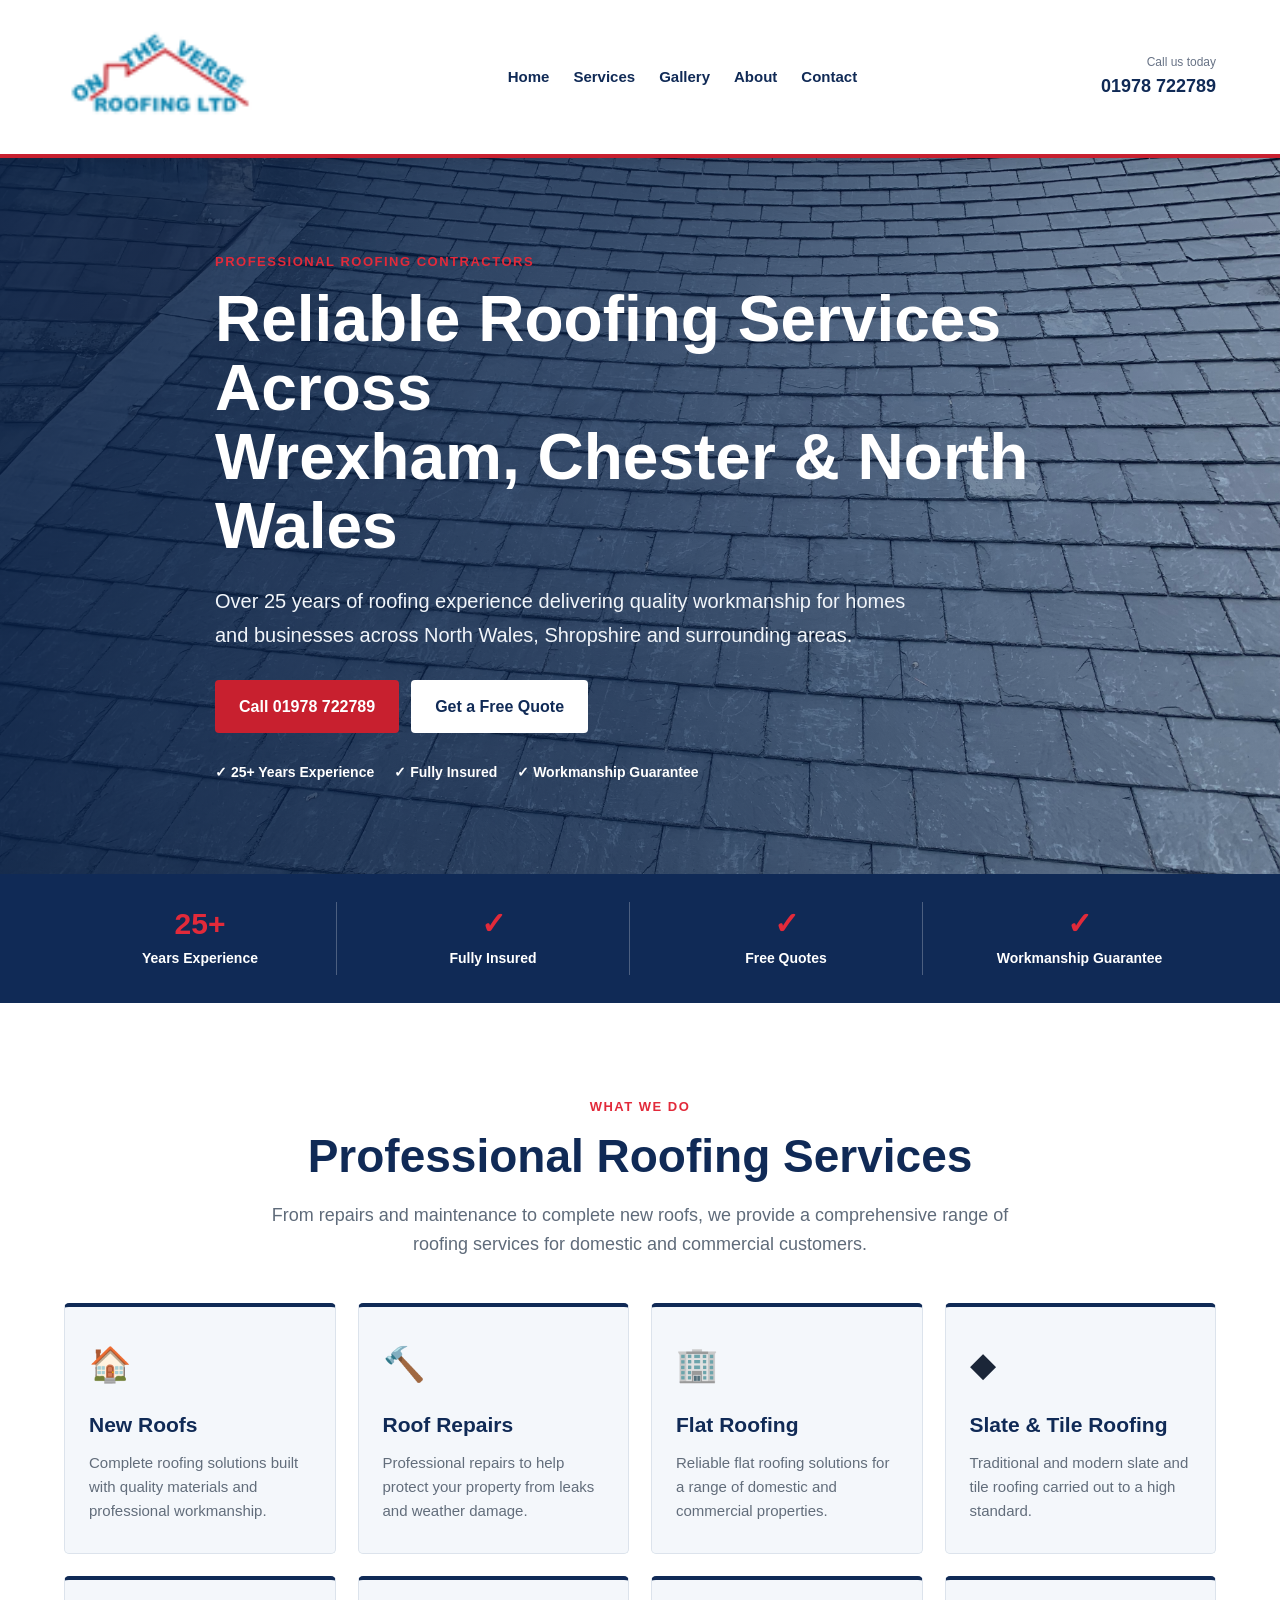
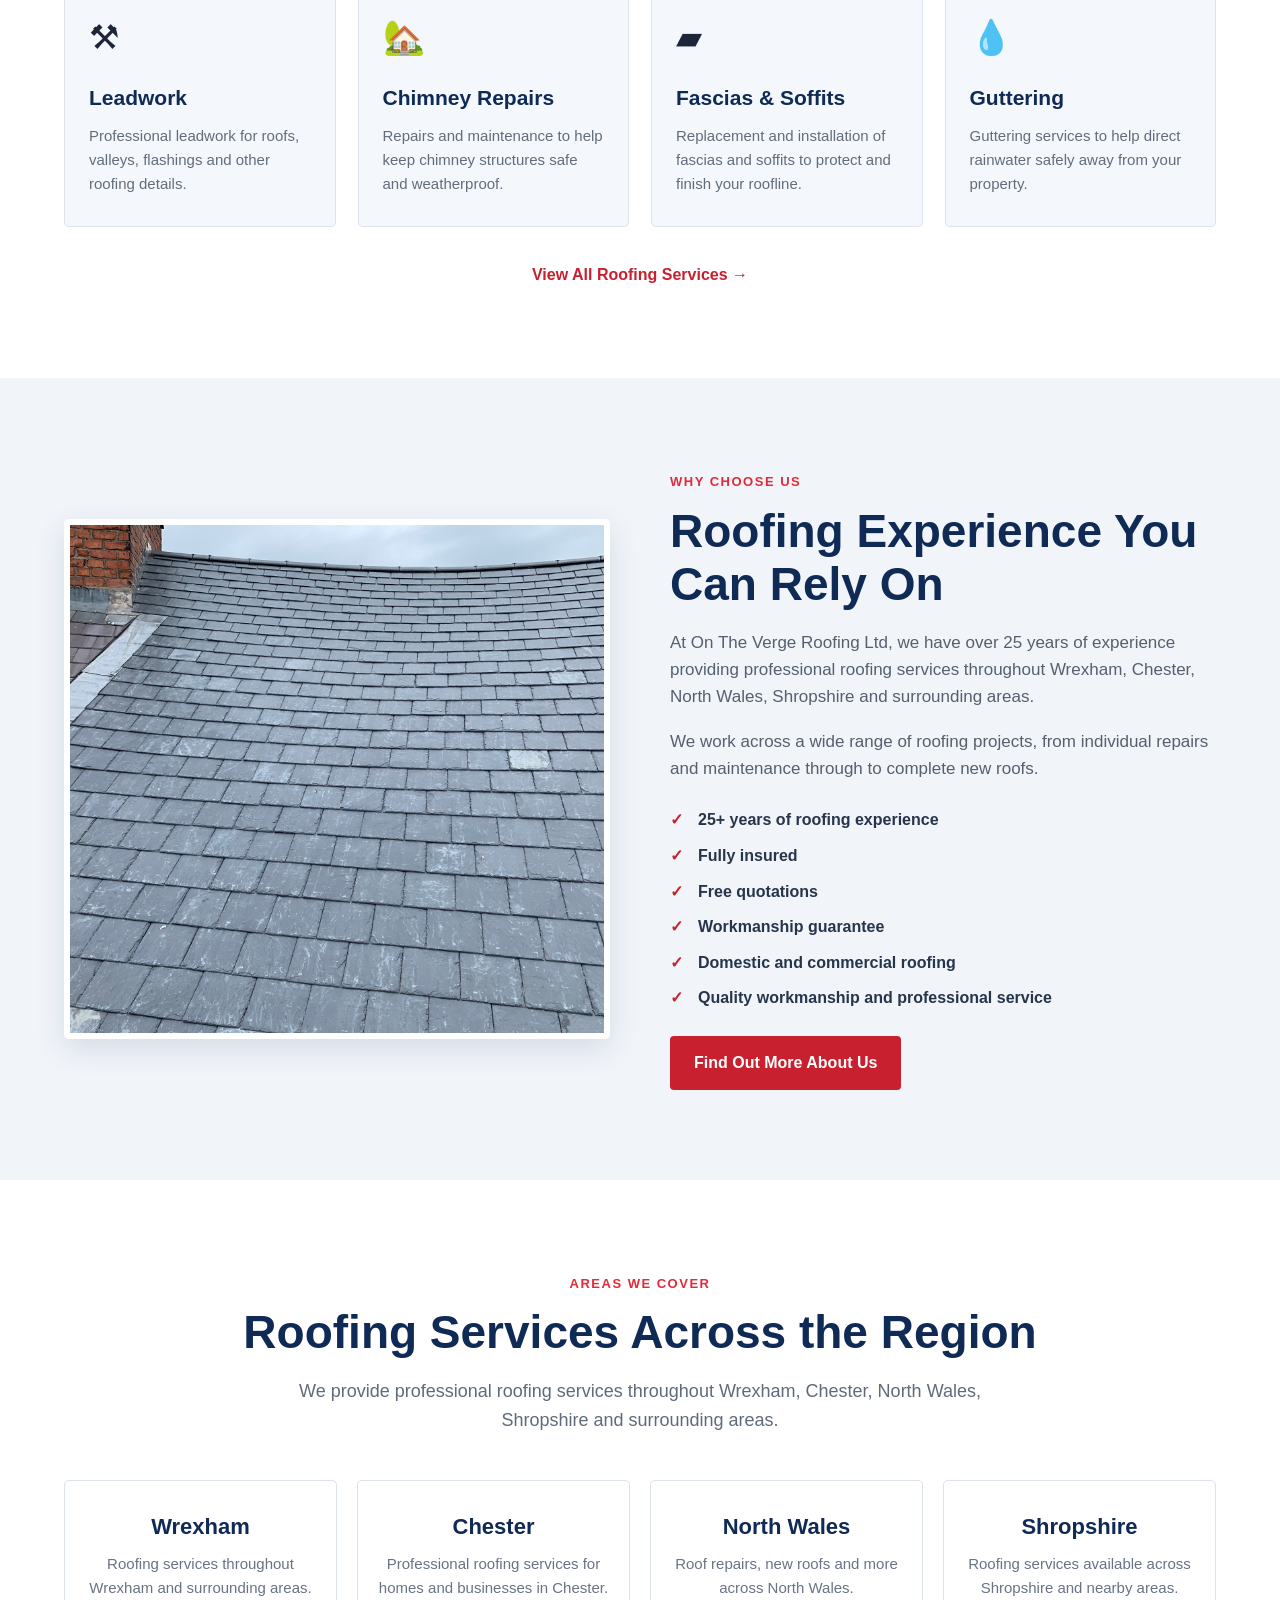
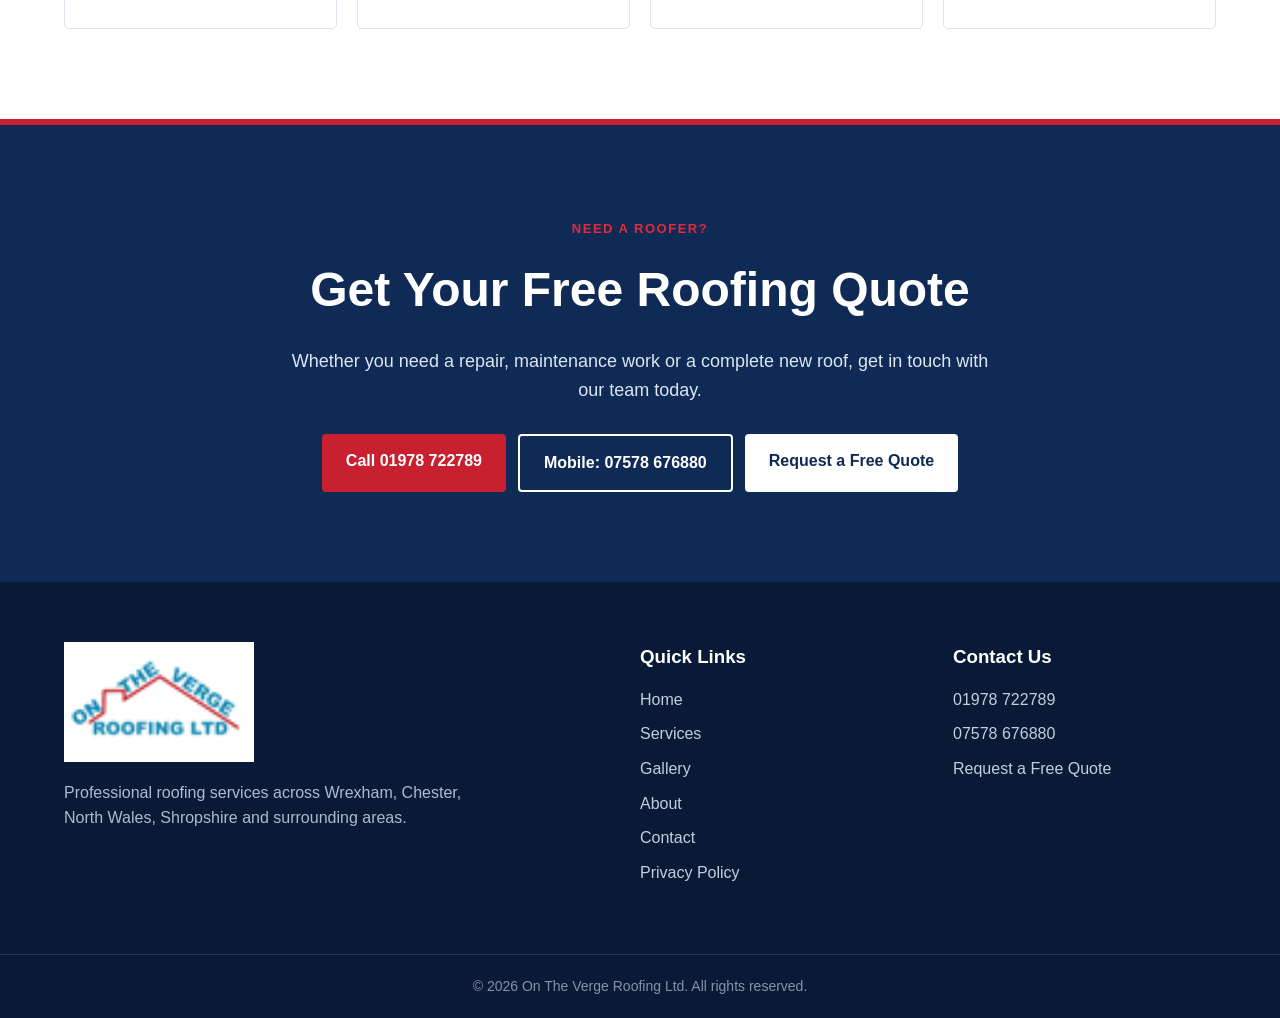
<file: index.html>
<!DOCTYPE html>
<html lang="en">
<head>

    <link rel="canonical" href="https://www.onthevergeroofing.com/">
    <meta property="og:title" content="On The Verge Roofing Ltd | Roofing Services in Wrexham & North Wales">

<meta property="og:description" content="Professional roofing services across Wrexham, Chester, North Wales and Shropshire. New roofs, repairs, flat roofing, leadwork, fascias, soffits and guttering.">

<meta property="og:image" content="https://www.onthevergeroofing.com/images/hero.jpg">

<meta property="og:url" content="https://www.onthevergeroofing.com/">

<meta property="og:type" content="website">
    <meta charset="UTF-8">
    <meta name="viewport" content="width=device-width, initial-scale=1.0">

<title>Roofing Services in Wrexham, Chester & North Wales | On The Verge Roofing</title>

<link rel="icon" type="image/png" href="images/logo.png">
    
<meta
    name="description"
    content="Explore roofing services from On The Verge Roofing Ltd, including new roofs, roof repairs, flat roofing, slate and tile roofing, leadwork, chimney repairs, fascias, soffits and guttering."
>
    <meta name="robots" content="index, follow">

    <link rel="stylesheet" href="css/style.css">
</head>

<body>

    <!-- Sticky mobile call button -->
    <a href="tel:01978722789" class="sticky-call" aria-label="Call On The Verge Roofing">
        📞 Call Now
    </a>

    <!-- Header -->
    <header>
        <div class="container header-inner">

            <a href="index.html" class="logo">
                <img src="images/logo.png" alt="On The Verge Roofing Ltd">
            </a>

            <nav aria-label="Main navigation">
                <a href="index.html">Home</a>
                <a href="services.html">Services</a>
                <a href="gallery.html">Gallery</a>
                <a href="about.html">About</a>
                <a href="contact.html">Contact</a>
            </nav>

            <div class="header-contact">
                <span>Call us today</span>
                <a href="tel:01978722789">01978 722789</a>
            </div>

        </div>
    </header>

    <main>

        <!-- Hero -->
        <section class="hero">

            <div class="hero-overlay">

                <div class="container hero-content">

                    <span class="hero-eyebrow">Professional Roofing Contractors</span>

                    <h1>
                        Reliable Roofing Services Across
                        <span>Wrexham, Chester & North Wales</span>
                    </h1>

                    <p>
                        Over 25 years of roofing experience delivering
                        quality workmanship for homes and businesses across
                        North Wales, Shropshire and surrounding areas.
                    </p>

                    <div class="hero-buttons">
                        <a href="tel:01978722789" class="btn btn-primary">
                            Call 01978 722789
                        </a>

                        <a href="contact.html" class="btn btn-secondary">
                            Get a Free Quote
                        </a>
                    </div>

                    <div class="hero-trust">
                        <span>✓ 25+ Years Experience</span>
                        <span>✓ Fully Insured</span>
                        <span>✓ Workmanship Guarantee</span>
                    </div>

                </div>

            </div>

        </section>

        <!-- Trust Bar -->
        <section class="trust-bar">

            <div class="container trust-grid">

                <div class="trust-item">
                    <strong>25+</strong>
                    <span>Years Experience</span>
                </div>

                <div class="trust-item">
                    <strong>✓</strong>
                    <span>Fully Insured</span>
                </div>

                <div class="trust-item">
                    <strong>✓</strong>
                    <span>Free Quotes</span>
                </div>

                <div class="trust-item">
                    <strong>✓</strong>
                    <span>Workmanship Guarantee</span>
                </div>

            </div>

        </section>

        <!-- Services -->
        <section class="services section">

            <div class="container">

                <span class="section-label">What We Do</span>

                <h2>Professional Roofing Services</h2>

                <p class="section-intro">
                    From repairs and maintenance to complete new roofs,
                    we provide a comprehensive range of roofing services
                    for domestic and commercial customers.
                </p>

                <div class="service-grid">

                    <a href="services.html" class="service-card">
                        <div class="service-icon">🏠</div>
                        <h3>New Roofs</h3>
                        <p>
                            Complete roofing solutions built with quality
                            materials and professional workmanship.
                        </p>
                    </a>

                    <a href="services.html" class="service-card">
                        <div class="service-icon">🔨</div>
                        <h3>Roof Repairs</h3>
                        <p>
                            Professional repairs to help protect your
                            property from leaks and weather damage.
                        </p>
                    </a>

                    <a href="services.html" class="service-card">
                        <div class="service-icon">🏢</div>
                        <h3>Flat Roofing</h3>
                        <p>
                            Reliable flat roofing solutions for a range
                            of domestic and commercial properties.
                        </p>
                    </a>

                    <a href="services.html" class="service-card">
                        <div class="service-icon">◆</div>
                        <h3>Slate & Tile Roofing</h3>
                        <p>
                            Traditional and modern slate and tile roofing
                            carried out to a high standard.
                        </p>
                    </a>

                    <a href="services.html" class="service-card">
                        <div class="service-icon">⚒</div>
                        <h3>Leadwork</h3>
                        <p>
                            Professional leadwork for roofs, valleys,
                            flashings and other roofing details.
                        </p>
                    </a>

                    <a href="services.html" class="service-card">
                        <div class="service-icon">🏡</div>
                        <h3>Chimney Repairs</h3>
                        <p>
                            Repairs and maintenance to help keep chimney
                            structures safe and weatherproof.
                        </p>
                    </a>

                    <a href="services.html" class="service-card">
                        <div class="service-icon">▰</div>
                        <h3>Fascias & Soffits</h3>
                        <p>
                            Replacement and installation of fascias and
                            soffits to protect and finish your roofline.
                        </p>
                    </a>

                    <a href="services.html" class="service-card">
                        <div class="service-icon">💧</div>
                        <h3>Guttering</h3>
                        <p>
                            Guttering services to help direct rainwater
                            safely away from your property.
                        </p>
                    </a>

                </div>

                <a href="services.html" class="text-link">
                    View All Roofing Services →
                </a>

            </div>

        </section>

        <!-- About / Why Choose Us -->
        <section class="about-section section">

            <div class="container about-grid">

                <div class="about-image">
                    <img
                        src="images/hero.jpg"
                        alt="Roofing work by On The Verge Roofing Ltd"
                    >
                </div>

                <div class="about-content">

                    <span class="section-label">Why Choose Us</span>

                    <h2>Roofing Experience You Can Rely On</h2>

                    <p>
                        At On The Verge Roofing Ltd, we have over 25 years
                        of experience providing professional roofing services
                        throughout Wrexham, Chester, North Wales, Shropshire
                        and surrounding areas.
                    </p>

                    <p>
                        We work across a wide range of roofing projects,
                        from individual repairs and maintenance through to
                        complete new roofs.
                    </p>

                    <ul class="check-list">
                        <li>25+ years of roofing experience</li>
                        <li>Fully insured</li>
                        <li>Free quotations</li>
                        <li>Workmanship guarantee</li>
                        <li>Domestic and commercial roofing</li>
                        <li>Quality workmanship and professional service</li>
                    </ul>

                    <a href="about.html" class="btn btn-primary">
                        Find Out More About Us
                    </a>

                </div>

            </div>

        </section>

        <!-- Areas -->
        <section class="areas section">

            <div class="container">

                <span class="section-label">Areas We Cover</span>

                <h2>Roofing Services Across the Region</h2>

                <p class="section-intro">
                    We provide professional roofing services throughout
                    Wrexham, Chester, North Wales, Shropshire and
                    surrounding areas.
                </p>

                <div class="area-grid">

                    <div class="area-card">
                        <h3>Wrexham</h3>
                        <p>Roofing services throughout Wrexham and surrounding areas.</p>
                    </div>

                    <div class="area-card">
                        <h3>Chester</h3>
                        <p>Professional roofing services for homes and businesses in Chester.</p>
                    </div>

                    <div class="area-card">
                        <h3>North Wales</h3>
                        <p>Roof repairs, new roofs and more across North Wales.</p>
                    </div>

                    <div class="area-card">
                        <h3>Shropshire</h3>
                        <p>Roofing services available across Shropshire and nearby areas.</p>
                    </div>

                </div>

            </div>

        </section>

        <!-- Call To Action -->
        <section class="cta-section">

            <div class="container">

                <span class="section-label">Need a Roofer?</span>

                <h2>Get Your Free Roofing Quote</h2>

                <p>
                    Whether you need a repair, maintenance work or a
                    complete new roof, get in touch with our team today.
                </p>

                <div class="cta-buttons">

                    <a href="tel:01978722789" class="btn btn-primary">
                        Call 01978 722789
                    </a>

                    <a href="tel:07578676880" class="btn btn-outline">
                        Mobile: 07578 676880
                    </a>

                    <a href="contact.html" class="btn btn-secondary">
                        Request a Free Quote
                    </a>

                </div>

            </div>

        </section>

    </main>

    <!-- Footer -->
    <footer>

        <div class="container footer-grid">

            <div class="footer-brand">

                <img
                    src="images/logo.png"
                    alt="On The Verge Roofing Ltd"
                >

                <p>
                    Professional roofing services across Wrexham,
                    Chester, North Wales, Shropshire and surrounding areas.
                </p>

            </div>

            <div class="footer-links">

                <h3>Quick Links</h3>

                <a href="index.html">Home</a>
                <a href="services.html">Services</a>
                <a href="gallery.html">Gallery</a>
                <a href="about.html">About</a>
                <a href="contact.html">Contact</a>
   <a href="privacy.html">Privacy Policy</a>
                
            </div>

            <div class="footer-contact">

                <h3>Contact Us</h3>

                <a href="tel:01978722789">
                    01978 722789
                </a>

                <a href="tel:07578676880">
                    07578 676880
                </a>

                <a href="contact.html">
                    Request a Free Quote
                </a>

            </div>

        </div>

        <div class="footer-bottom">

            <p>
                © 2026 On The Verge Roofing Ltd. All rights reserved.
            </p>

        </div>

    </footer>

</body>
</html>
</file>
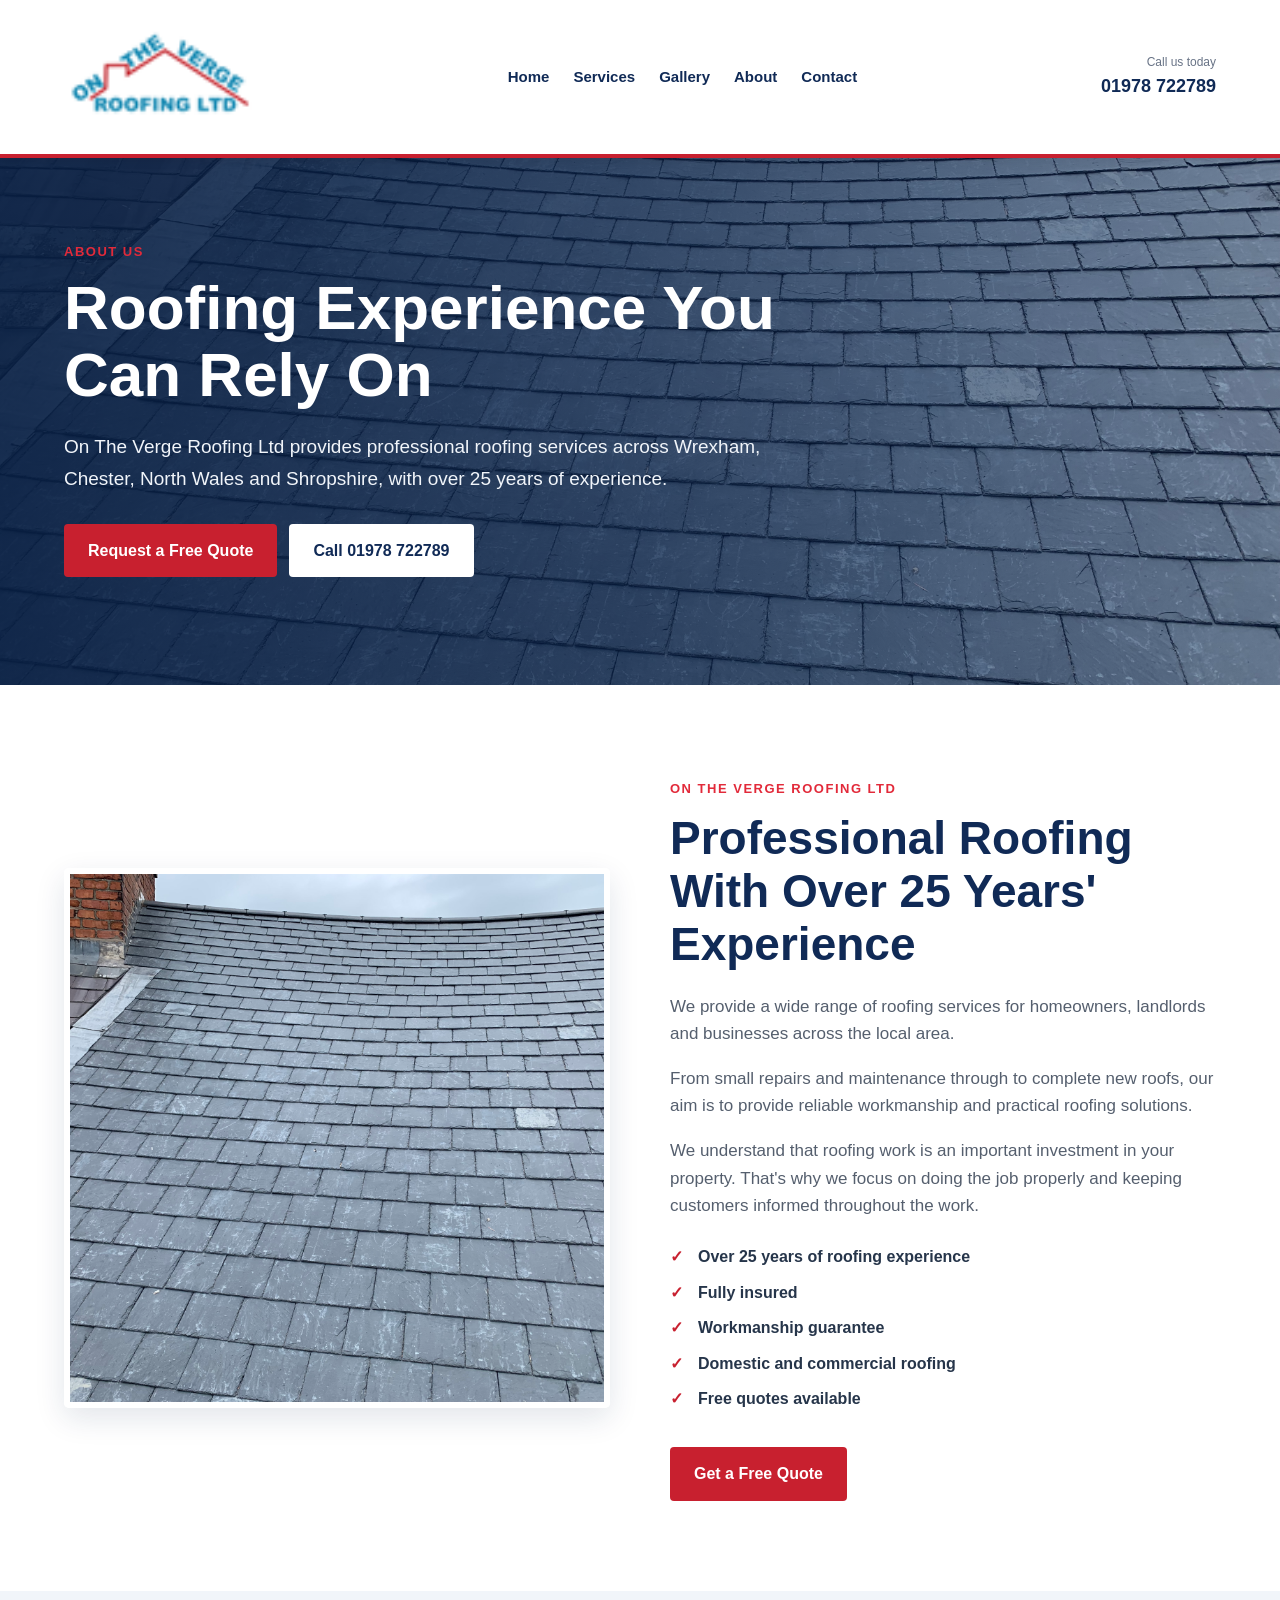
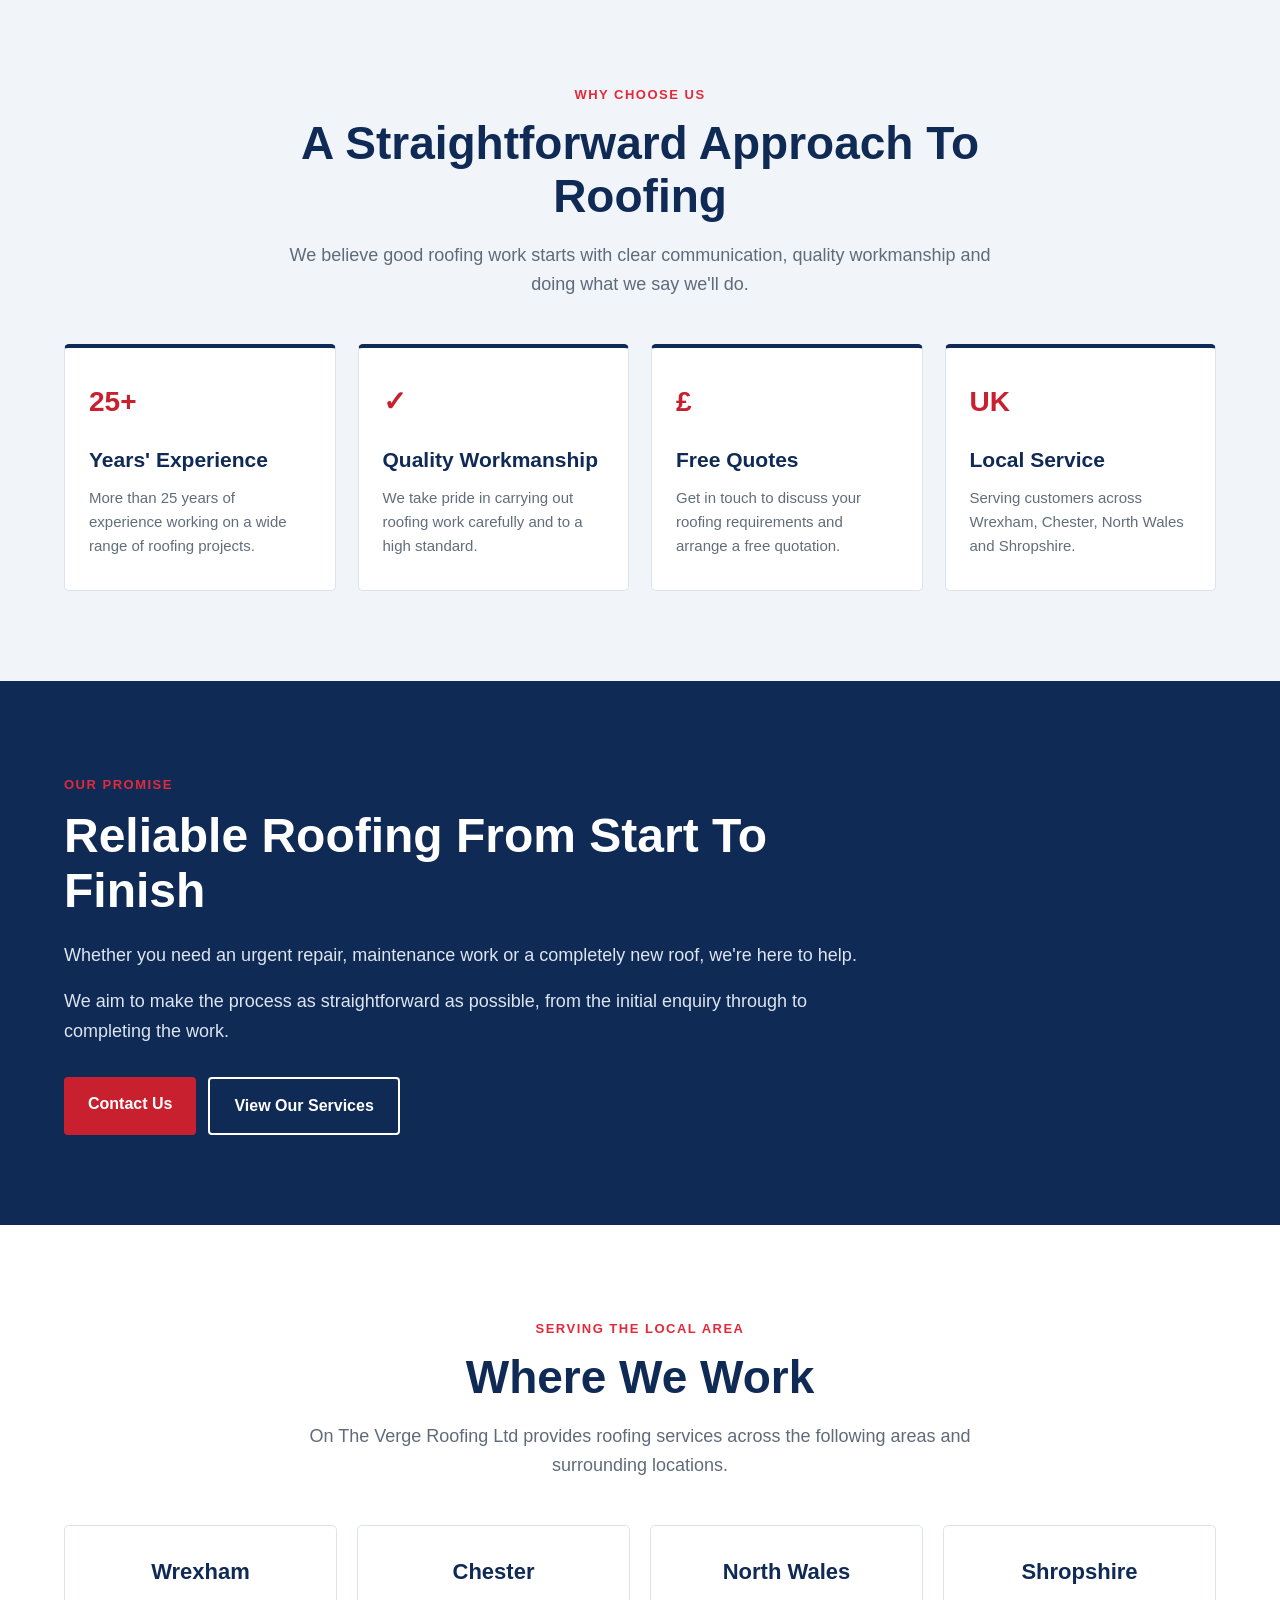
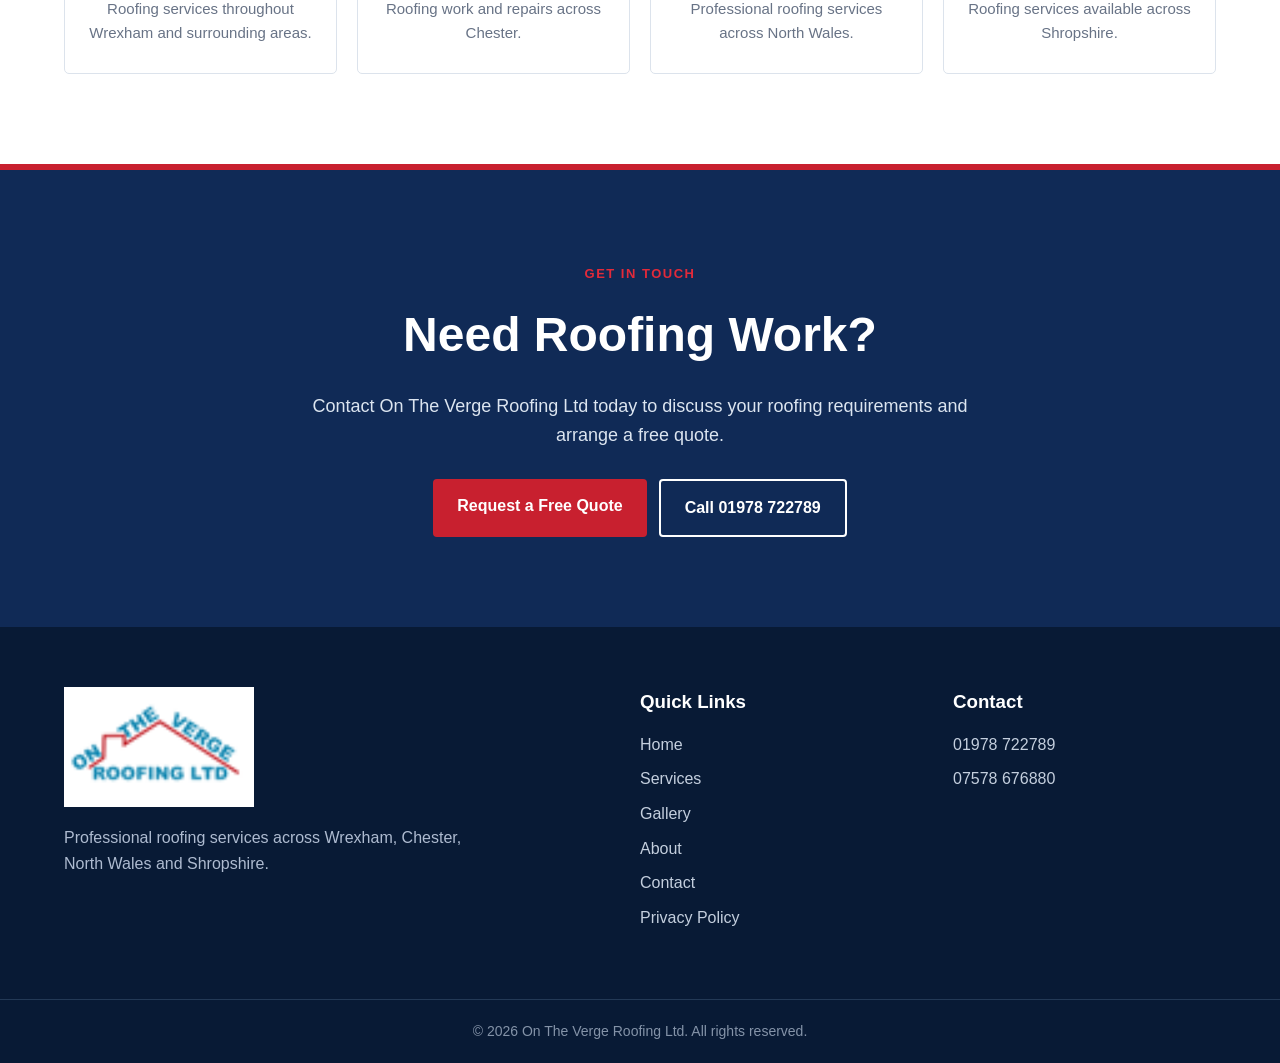
<file: about.html>
<!DOCTYPE html>
<html lang="en">
<head>

  <link rel="canonical" href="https://www.onthevergeroofing.com/about.html"> 
   <meta property="og:title" content="About On The Verge Roofing Ltd | Local Roofing Company">

<meta property="og:description" content="Learn more about On The Verge Roofing Ltd and the roofing services we provide across Wrexham, Chester, North Wales and Shropshire.">

<meta property="og:image" content="https://www.onthevergeroofing.com/images/hero.jpg">

<meta property="og:url" content="https://www.onthevergeroofing.com/about.html">

<meta property="og:type" content="website">
    <meta charset="UTF-8">
    <meta name="viewport" content="width=device-width, initial-scale=1.0">

   <title>About On The Verge Roofing Ltd | Local Roofing Company</title>

<link rel="icon" type="image/png" href="images/logo.png">
    
   <meta
    name="description"
    content="Learn more about On The Verge Roofing Ltd, a local roofing company providing reliable roofing services across Wrexham, Chester, North Wales and Shropshire."
>

    <link rel="stylesheet" href="css/style.css">
</head>

<body>

<header>
    <div class="container header-inner">

        <a href="index.html" class="logo">
            <img src="images/logo.png" alt="On The Verge Roofing Ltd">
        </a>

        <nav>
            <a href="index.html">Home</a>
            <a href="services.html">Services</a>
            <a href="gallery.html">Gallery</a>
            <a href="about.html" aria-current="page">About</a>
            <a href="contact.html">Contact</a>
        </nav>

        <div class="header-contact">
            <span>Call us today</span>
            <a href="tel:01978722789">01978 722789</a>
        </div>

    </div>
</header>


<section class="page-hero">
    <div class="container">
        <div class="page-hero-content">

            <span class="hero-eyebrow">About Us</span>

            <h1>
                Roofing Experience You
                <span>Can Rely On</span>
            </h1>

            <p>
                On The Verge Roofing Ltd provides professional roofing
                services across Wrexham, Chester, North Wales and
                Shropshire, with over 25 years of experience.
            </p>

            <div class="hero-buttons">
                <a href="contact.html" class="btn btn-primary">Request a Free Quote</a>
                <a href="tel:01978722789" class="btn btn-secondary">Call 01978 722789</a>
            </div>

        </div>
    </div>
</section>


<section class="section about-main">
    <div class="container">

        <div class="about-main-grid">

            <div class="about-main-image">
                <img src="images/hero.jpg" alt="On The Verge Roofing Ltd roofing work">
            </div>

            <div class="about-main-content">

                <span class="section-label">On The Verge Roofing Ltd</span>

                <h2>Professional Roofing With Over 25 Years' Experience</h2>

                <p>
                    We provide a wide range of roofing services for
                    homeowners, landlords and businesses across the
                    local area.
                </p>

                <p>
                    From small repairs and maintenance through to
                    complete new roofs, our aim is to provide reliable
                    workmanship and practical roofing solutions.
                </p>

                <p>
                    We understand that roofing work is an important
                    investment in your property. That's why we focus
                    on doing the job properly and keeping customers
                    informed throughout the work.
                </p>

                <ul class="check-list">
                    <li>Over 25 years of roofing experience</li>
                    <li>Fully insured</li>
                    <li>Workmanship guarantee</li>
                    <li>Domestic and commercial roofing</li>
                    <li>Free quotes available</li>
                </ul>

                <a href="contact.html" class="btn btn-primary">
                    Get a Free Quote
                </a>

            </div>

        </div>

    </div>
</section>


<section class="about-values section">
    <div class="container">

        <div class="section-heading-center">

            <span class="section-label">Why Choose Us</span>

            <h2>A Straightforward Approach To Roofing</h2>

            <p class="section-intro">
                We believe good roofing work starts with clear
                communication, quality workmanship and doing what
                we say we'll do.
            </p>

        </div>


        <div class="values-grid">

            <div class="value-card">

                <div class="value-icon">25+</div>

                <h3>Years' Experience</h3>

                <p>
                    More than 25 years of experience working on a wide
                    range of roofing projects.
                </p>

            </div>


            <div class="value-card">

                <div class="value-icon">✓</div>

                <h3>Quality Workmanship</h3>

                <p>
                    We take pride in carrying out roofing work carefully
                    and to a high standard.
                </p>

            </div>


            <div class="value-card">

                <div class="value-icon">£</div>

                <h3>Free Quotes</h3>

                <p>
                    Get in touch to discuss your roofing requirements
                    and arrange a free quotation.
                </p>

            </div>


            <div class="value-card">

                <div class="value-icon">UK</div>

                <h3>Local Service</h3>

                <p>
                    Serving customers across Wrexham, Chester,
                    North Wales and Shropshire.
                </p>

            </div>

        </div>

    </div>
</section>


<section class="about-promise">
    <div class="container">

        <div class="about-promise-content">

            <span class="section-label">Our Promise</span>

            <h2>Reliable Roofing From Start To Finish</h2>

            <p>
                Whether you need an urgent repair, maintenance work
                or a completely new roof, we're here to help.
            </p>

            <p>
                We aim to make the process as straightforward as
                possible, from the initial enquiry through to
                completing the work.
            </p>

            <div class="hero-buttons">
                <a href="contact.html" class="btn btn-primary">
                    Contact Us
                </a>

                <a href="services.html" class="btn btn-outline">
                    View Our Services
                </a>
            </div>

        </div>

    </div>
</section>


<section class="areas section">
    <div class="container">

        <span class="section-label">Serving The Local Area</span>

        <h2>Where We Work</h2>

        <p class="section-intro">
            On The Verge Roofing Ltd provides roofing services across
            the following areas and surrounding locations.
        </p>

        <div class="area-grid">

            <div class="area-card">
                <h3>Wrexham</h3>
                <p>Roofing services throughout Wrexham and surrounding areas.</p>
            </div>

            <div class="area-card">
                <h3>Chester</h3>
                <p>Roofing work and repairs across Chester.</p>
            </div>

            <div class="area-card">
                <h3>North Wales</h3>
                <p>Professional roofing services across North Wales.</p>
            </div>

            <div class="area-card">
                <h3>Shropshire</h3>
                <p>Roofing services available across Shropshire.</p>
            </div>

        </div>

    </div>
</section>


<section class="cta-section">
    <div class="container">

        <span class="section-label">Get In Touch</span>

        <h2>Need Roofing Work?</h2>

        <p>
            Contact On The Verge Roofing Ltd today to discuss your
            roofing requirements and arrange a free quote.
        </p>

        <div class="cta-buttons">
            <a href="contact.html" class="btn btn-primary">
                Request a Free Quote
            </a>

            <a href="tel:01978722789" class="btn btn-outline">
                Call 01978 722789
            </a>
        </div>

    </div>
</section>


<footer>
    <div class="container footer-grid">

        <div class="footer-brand">

            <img src="images/logo.png" alt="On The Verge Roofing Ltd">

            <p>
                Professional roofing services across Wrexham,
                Chester, North Wales and Shropshire.
            </p>

        </div>


        <div class="footer-links">

            <h3>Quick Links</h3>

            <a href="index.html">Home</a>
            <a href="services.html">Services</a>
            <a href="gallery.html">Gallery</a>
            <a href="about.html">About</a>
            <a href="contact.html">Contact</a>
   <a href="privacy.html">Privacy Policy</a>
           
        </div>


        <div class="footer-contact">

            <h3>Contact</h3>

            <a href="tel:01978722789">01978 722789</a>
            <a href="tel:07578676880">07578 676880</a>

        </div>

    </div>

    <div class="footer-bottom">
        <p>&copy; 2026 On The Verge Roofing Ltd. All rights reserved.</p>
    </div>
</footer>


<a href="tel:07578676880" class="sticky-call">
    Call On The Verge Roofing
</a>


</body>
</html>
</file>
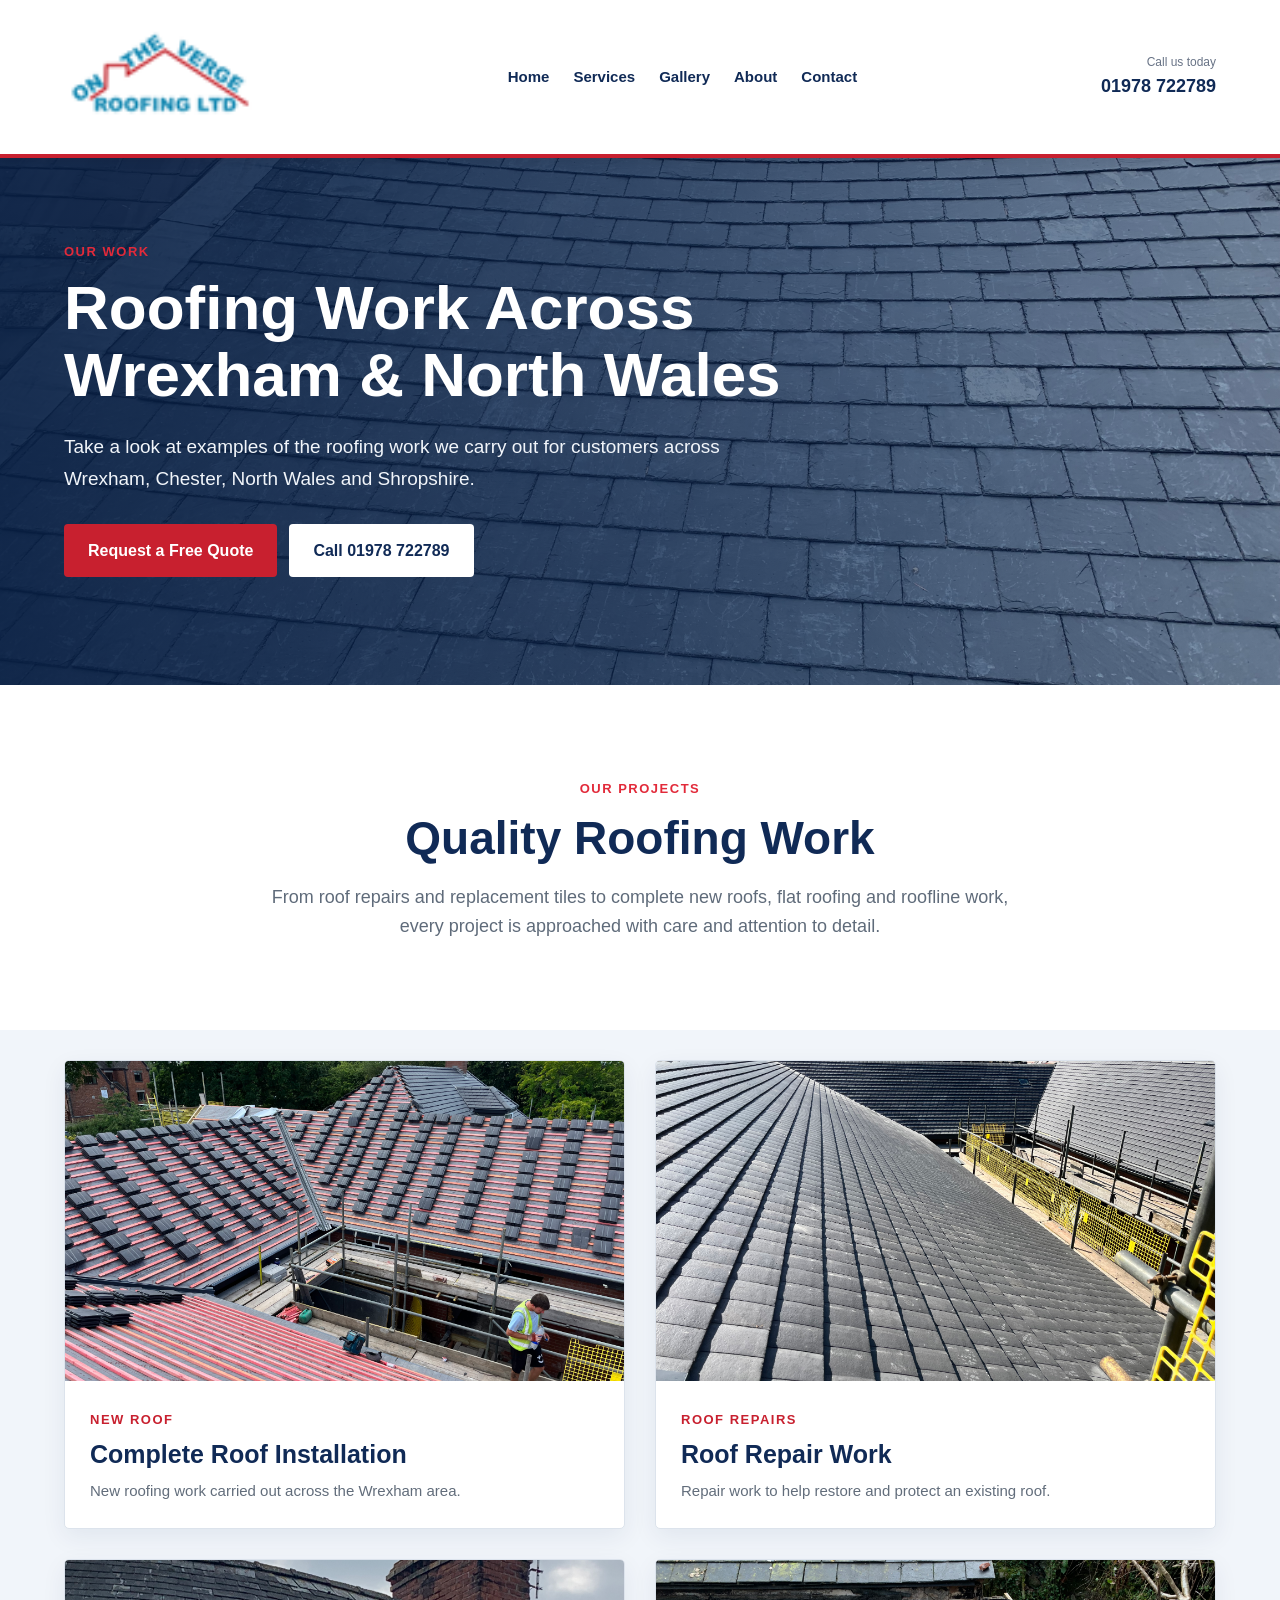
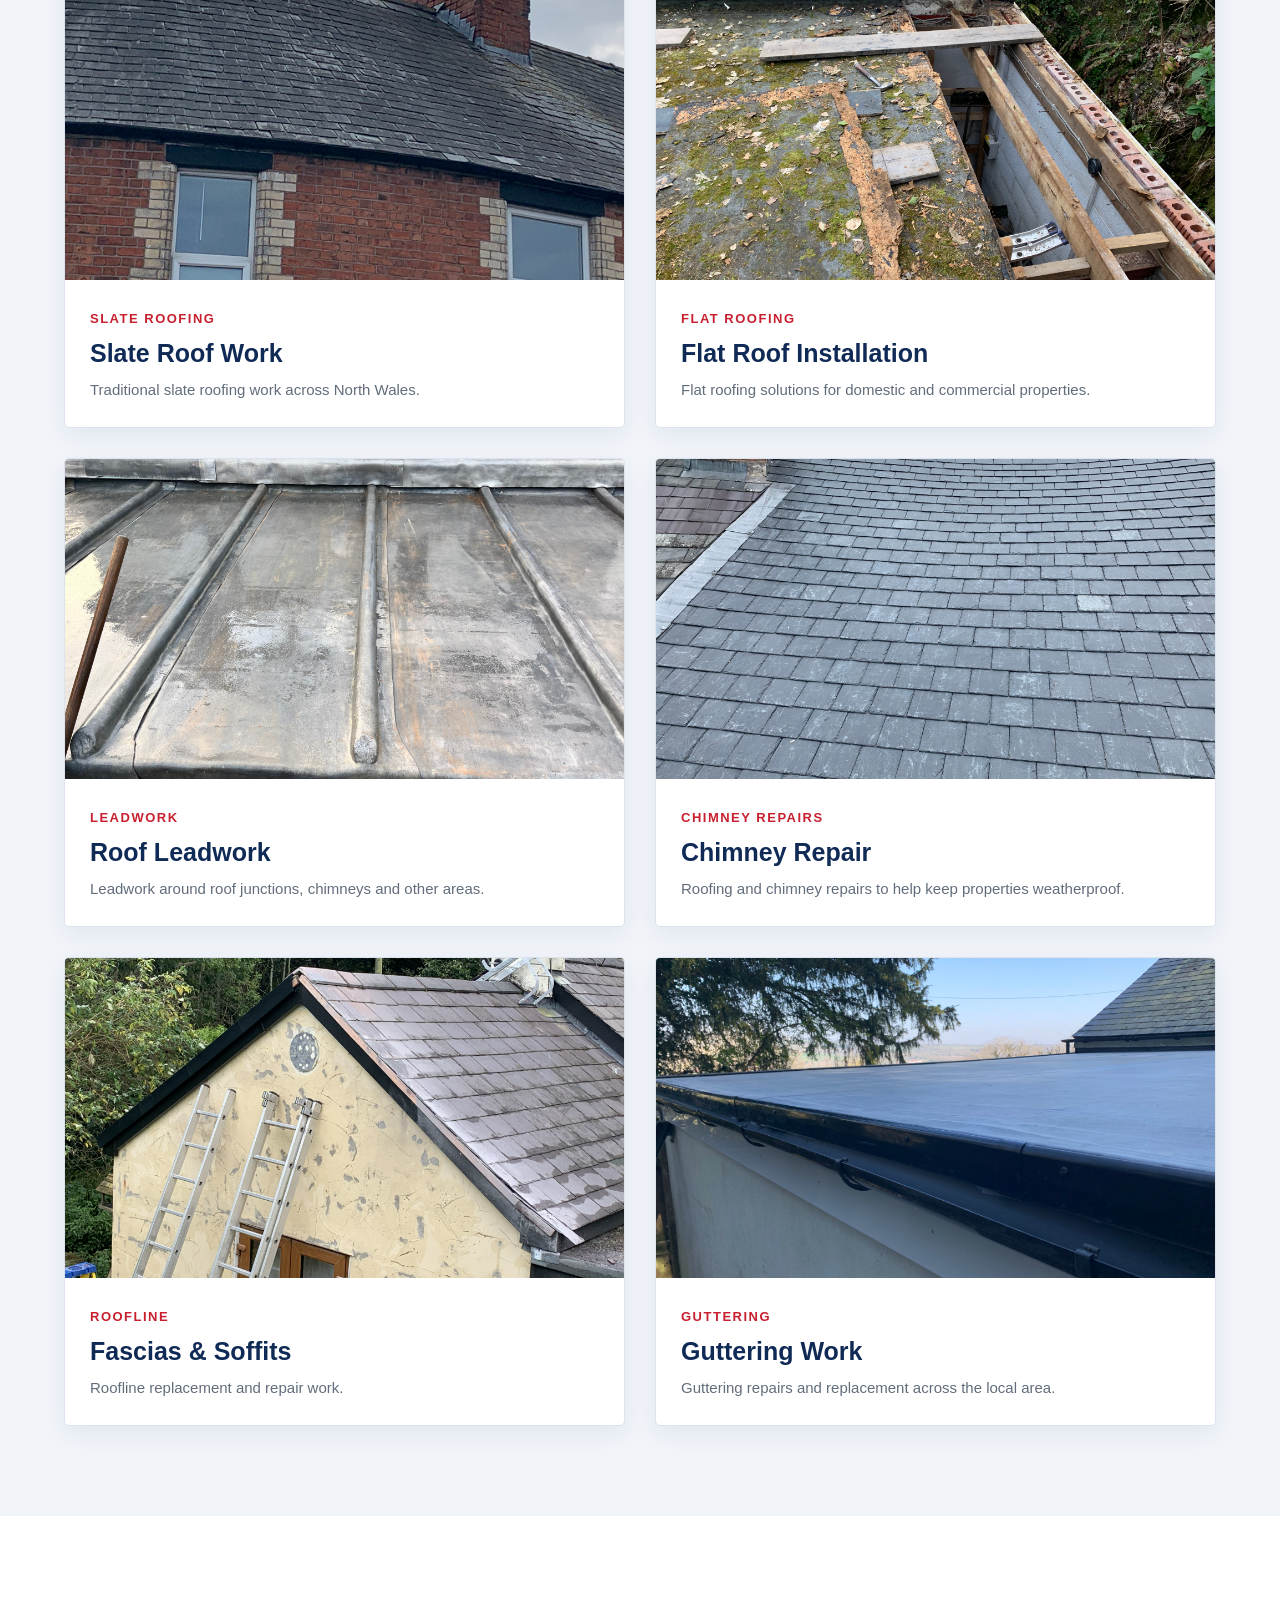
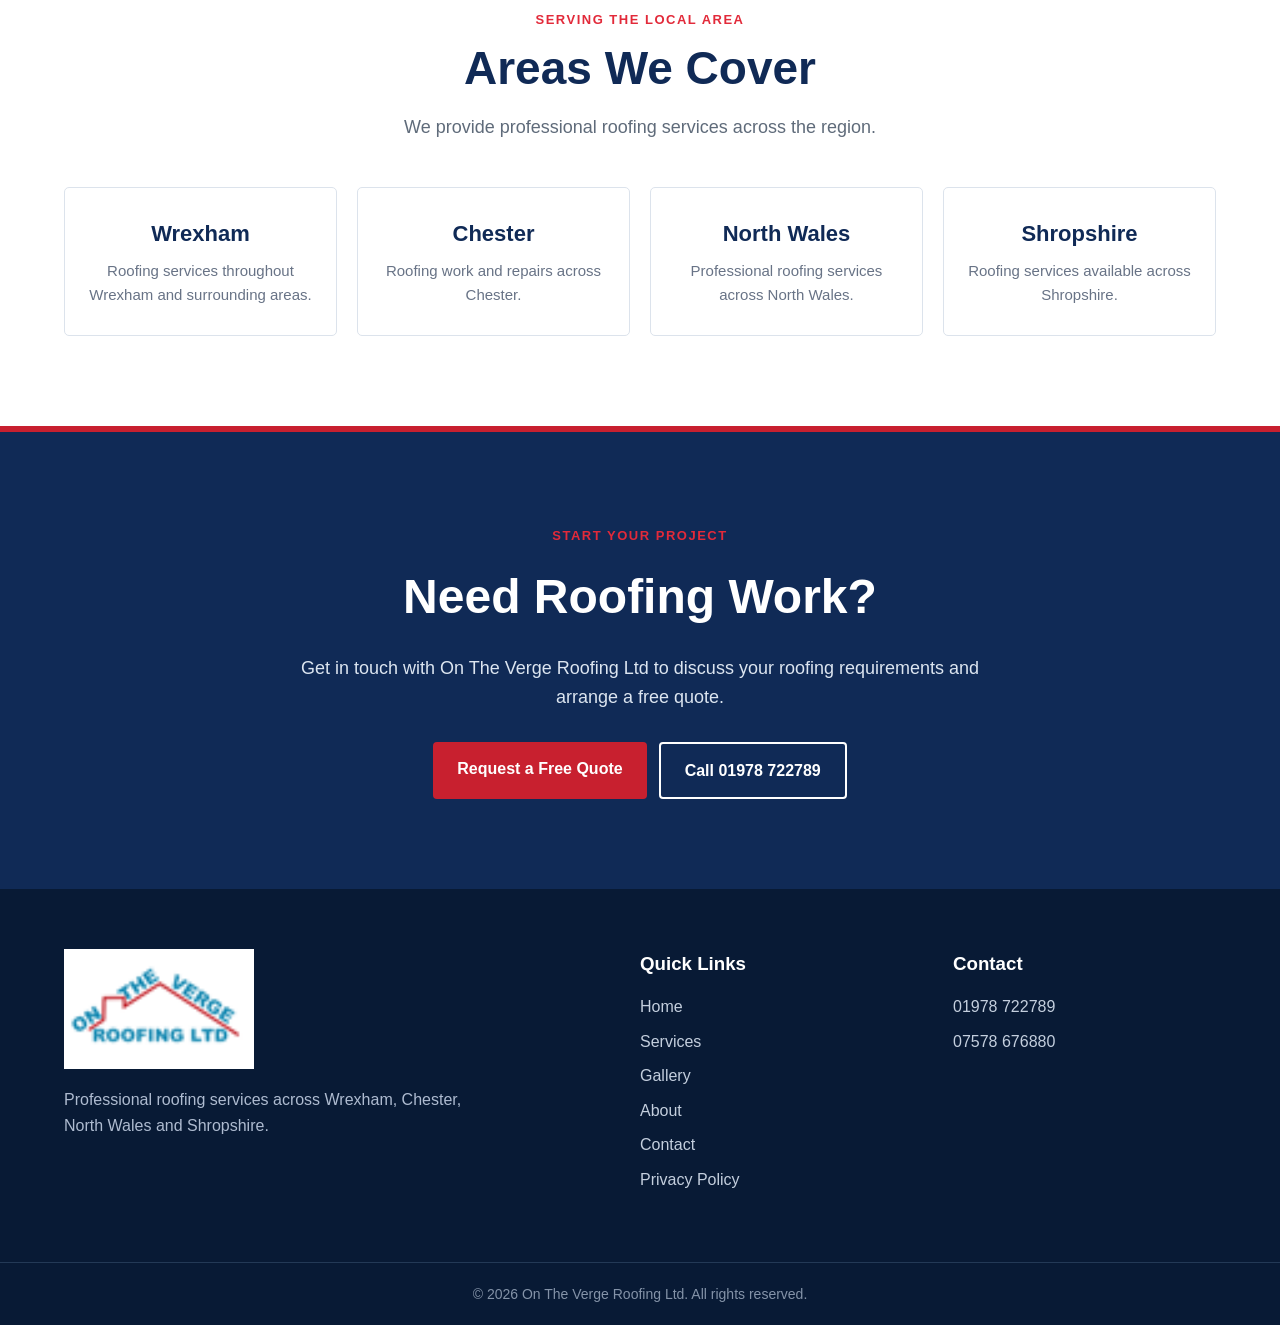
<file: gallery.html>
<!DOCTYPE html>
<html lang="en">
<head>

  <link rel="canonical" href="https://www.onthevergeroofing.com/gallery.html">  
    <meta property="og:title" content="Roofing Projects & Gallery | On The Verge Roofing Ltd">

<meta property="og:description" content="View roofing projects from On The Verge Roofing Ltd, including roof repairs, new roofs, flat roofing and other roofing work across Wrexham, Chester, North Wales and Shropshire.">

<meta property="og:image" content="https://www.onthevergeroofing.com/images/hero.jpg">

<meta property="og:url" content="https://www.onthevergeroofing.com/gallery.html">

<meta property="og:type" content="website">
    <meta charset="UTF-8">
    <meta name="viewport" content="width=device-width, initial-scale=1.0">

  <title>Roofing Projects & Gallery | On The Verge Roofing Ltd</title>

<link rel="icon" type="image/png" href="images/logo.png">
    
  <meta
    name="description"
    content="View roofing projects from On The Verge Roofing Ltd, including roof repairs, new roofs, flat roofing and other roofing work across Wrexham, Chester, North Wales and Shropshire."
>

    <link rel="stylesheet" href="css/style.css">
</head>

<body>

<header>
    <div class="container header-inner">

        <a href="index.html" class="logo">
            <img src="images/logo.png" alt="On The Verge Roofing Ltd">
        </a>

        <nav>
            <a href="index.html">Home</a>
            <a href="services.html">Services</a>
            <a href="gallery.html" aria-current="page">Gallery</a>
            <a href="about.html">About</a>
            <a href="contact.html">Contact</a>
        </nav>

        <div class="header-contact">
            <span>Call us today</span>
            <a href="tel:01978722789">01978 722789</a>
        </div>

    </div>
</header>


<section class="page-hero">
    <div class="container">
        <div class="page-hero-content">

            <span class="hero-eyebrow">Our Work</span>

            <h1>
                Roofing Work Across
                <span>Wrexham & North Wales</span>
            </h1>

            <p>
                Take a look at examples of the roofing work we carry out
                for customers across Wrexham, Chester, North Wales and
                Shropshire.
            </p>

            <div class="hero-buttons">
                <a href="contact.html" class="btn btn-primary">Request a Free Quote</a>
                <a href="tel:01978722789" class="btn btn-secondary">Call 01978 722789</a>
            </div>

        </div>
    </div>
</section>


<section class="section gallery-intro">
    <div class="container">

        <span class="section-label">Our Projects</span>

        <h2>Quality Roofing Work</h2>

        <p class="section-intro">
            From roof repairs and replacement tiles to complete new roofs,
            flat roofing and roofline work, every project is approached
            with care and attention to detail.
        </p>

    </div>
</section>


<section class="gallery-section">
    <div class="container">

        <div class="gallery-grid">

            <article class="gallery-card">
             <img src="images/new-roof-1.jpg" alt="New roof project">
                <div class="gallery-card-content">
                    <span>New Roof</span>
                    <h3>Complete Roof Installation</h3>
                    <p>New roofing work carried out across the Wrexham area.</p>
                </div>
            </article>


            <article class="gallery-card">
                <img src="images/new-roof-2.jpg" alt="New roof project">
                <div class="gallery-card-content">
                    <span>Roof Repairs</span>
                    <h3>Roof Repair Work</h3>
                    <p>Repair work to help restore and protect an existing roof.</p>
                </div>
            </article>


            <article class="gallery-card">
               <img src="images/slate-roof-1.jpg" alt="Slate roofing project">
                <div class="gallery-card-content">
                    <span>Slate Roofing</span>
                    <h3>Slate Roof Work</h3>
                    <p>Traditional slate roofing work across North Wales.</p>
                </div>
            </article>


            <article class="gallery-card">
              <img src="images/flat-roof-1.jpg" alt="Flat roofing project">
                <div class="gallery-card-content">
                    <span>Flat Roofing</span>
                    <h3>Flat Roof Installation</h3>
                    <p>Flat roofing solutions for domestic and commercial properties.</p>
                </div>
            </article>


            <article class="gallery-card">
                <img src="images/lead-work-1.jpg" alt="Leadwork project">
                <div class="gallery-card-content">
                    <span>Leadwork</span>
                    <h3>Roof Leadwork</h3>
                    <p>Leadwork around roof junctions, chimneys and other areas.</p>
                </div>
            </article>


            <article class="gallery-card">
                <img src="images/hero.jpg" alt="Chimney repair project">
                <div class="gallery-card-content">
                    <span>Chimney Repairs</span>
                    <h3>Chimney Repair</h3>
                    <p>Roofing and chimney repairs to help keep properties weatherproof.</p>
                </div>
            </article>


            <article class="gallery-card">
                <img src="images/fascia-2.jpg" alt="Fascias and soffits project">
                <div class="gallery-card-content">
                    <span>Roofline</span>
                    <h3>Fascias & Soffits</h3>
                    <p>Roofline replacement and repair work.</p>
                </div>
            </article>


            <article class="gallery-card">
              <img src="images/flat-roof-5.jpg" alt="Tile roofing project">
                <div class="gallery-card-content">
                    <span>Guttering</span>
                    <h3>Guttering Work</h3>
                    <p>Guttering repairs and replacement across the local area.</p>
                </div>
            </article>

        </div>

    </div>
</section>


<section class="areas section">
    <div class="container">

        <span class="section-label">Serving The Local Area</span>

        <h2>Areas We Cover</h2>

        <p class="section-intro">
            We provide professional roofing services across the region.
        </p>

        <div class="area-grid">

            <div class="area-card">
                <h3>Wrexham</h3>
                <p>Roofing services throughout Wrexham and surrounding areas.</p>
            </div>

            <div class="area-card">
                <h3>Chester</h3>
                <p>Roofing work and repairs across Chester.</p>
            </div>

            <div class="area-card">
                <h3>North Wales</h3>
                <p>Professional roofing services across North Wales.</p>
            </div>

            <div class="area-card">
                <h3>Shropshire</h3>
                <p>Roofing services available across Shropshire.</p>
            </div>

        </div>

    </div>
</section>


<section class="cta-section">
    <div class="container">

        <span class="section-label">Start Your Project</span>

        <h2>Need Roofing Work?</h2>

        <p>
            Get in touch with On The Verge Roofing Ltd to discuss your
            roofing requirements and arrange a free quote.
        </p>

        <div class="cta-buttons">
            <a href="contact.html" class="btn btn-primary">Request a Free Quote</a>
            <a href="tel:01978722789" class="btn btn-outline">Call 01978 722789</a>
        </div>

    </div>
</section>


<footer>
    <div class="container footer-grid">

        <div class="footer-brand">

            <img src="images/logo.png" alt="On The Verge Roofing Ltd">

            <p>
                Professional roofing services across Wrexham,
                Chester, North Wales and Shropshire.
            </p>

        </div>


        <div class="footer-links">

            <h3>Quick Links</h3>

            <a href="index.html">Home</a>
            <a href="services.html">Services</a>
            <a href="gallery.html">Gallery</a>
            <a href="about.html">About</a>
            <a href="contact.html">Contact</a>
   <a href="privacy.html">Privacy Policy</a>
            
        </div>


        <div class="footer-contact">

            <h3>Contact</h3>

            <a href="tel:01978722789">01978 722789</a>
            <a href="tel:07578676880">07578 676880</a>

        </div>

    </div>

    <div class="footer-bottom">
        <p>&copy; 2026 On The Verge Roofing Ltd. All rights reserved.</p>
    </div>
</footer>


<a href="tel:07578676880" class="sticky-call">
    Call On The Verge Roofing
</a>


</body>
</html>
</file>
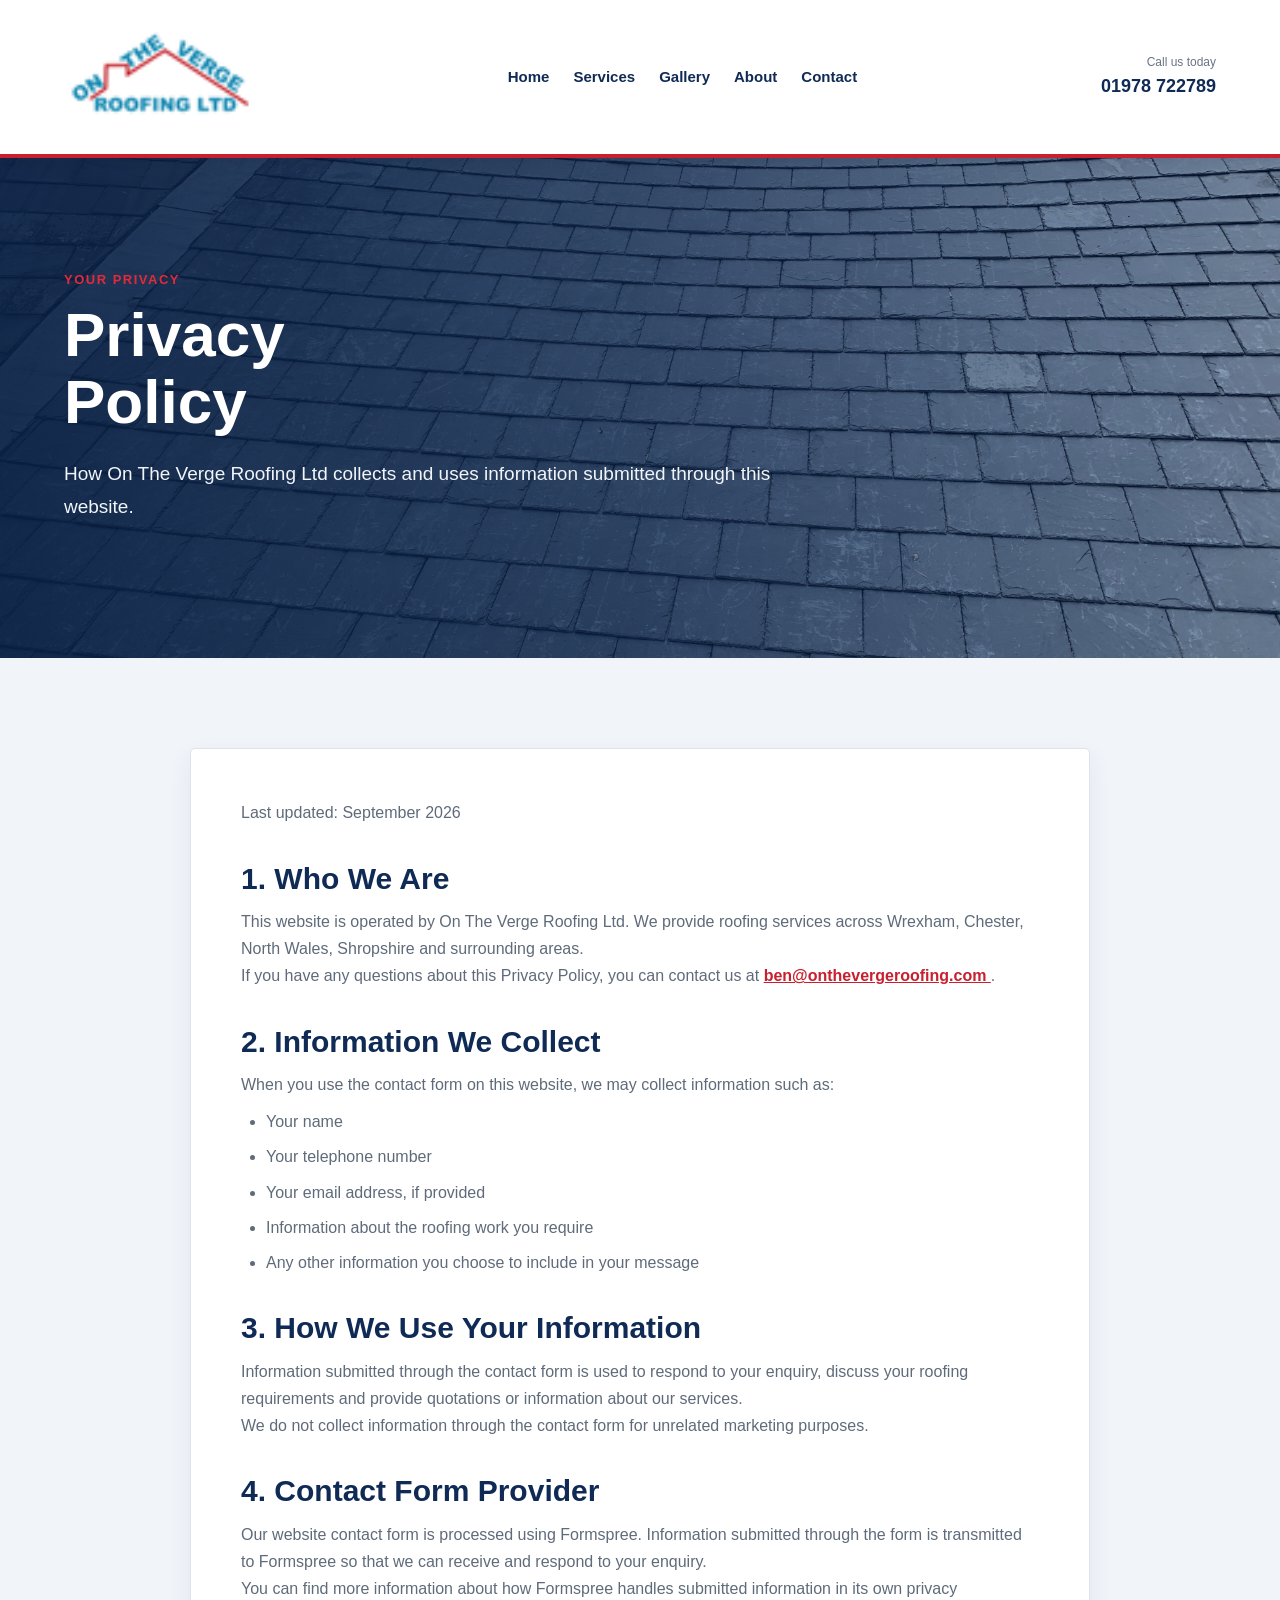
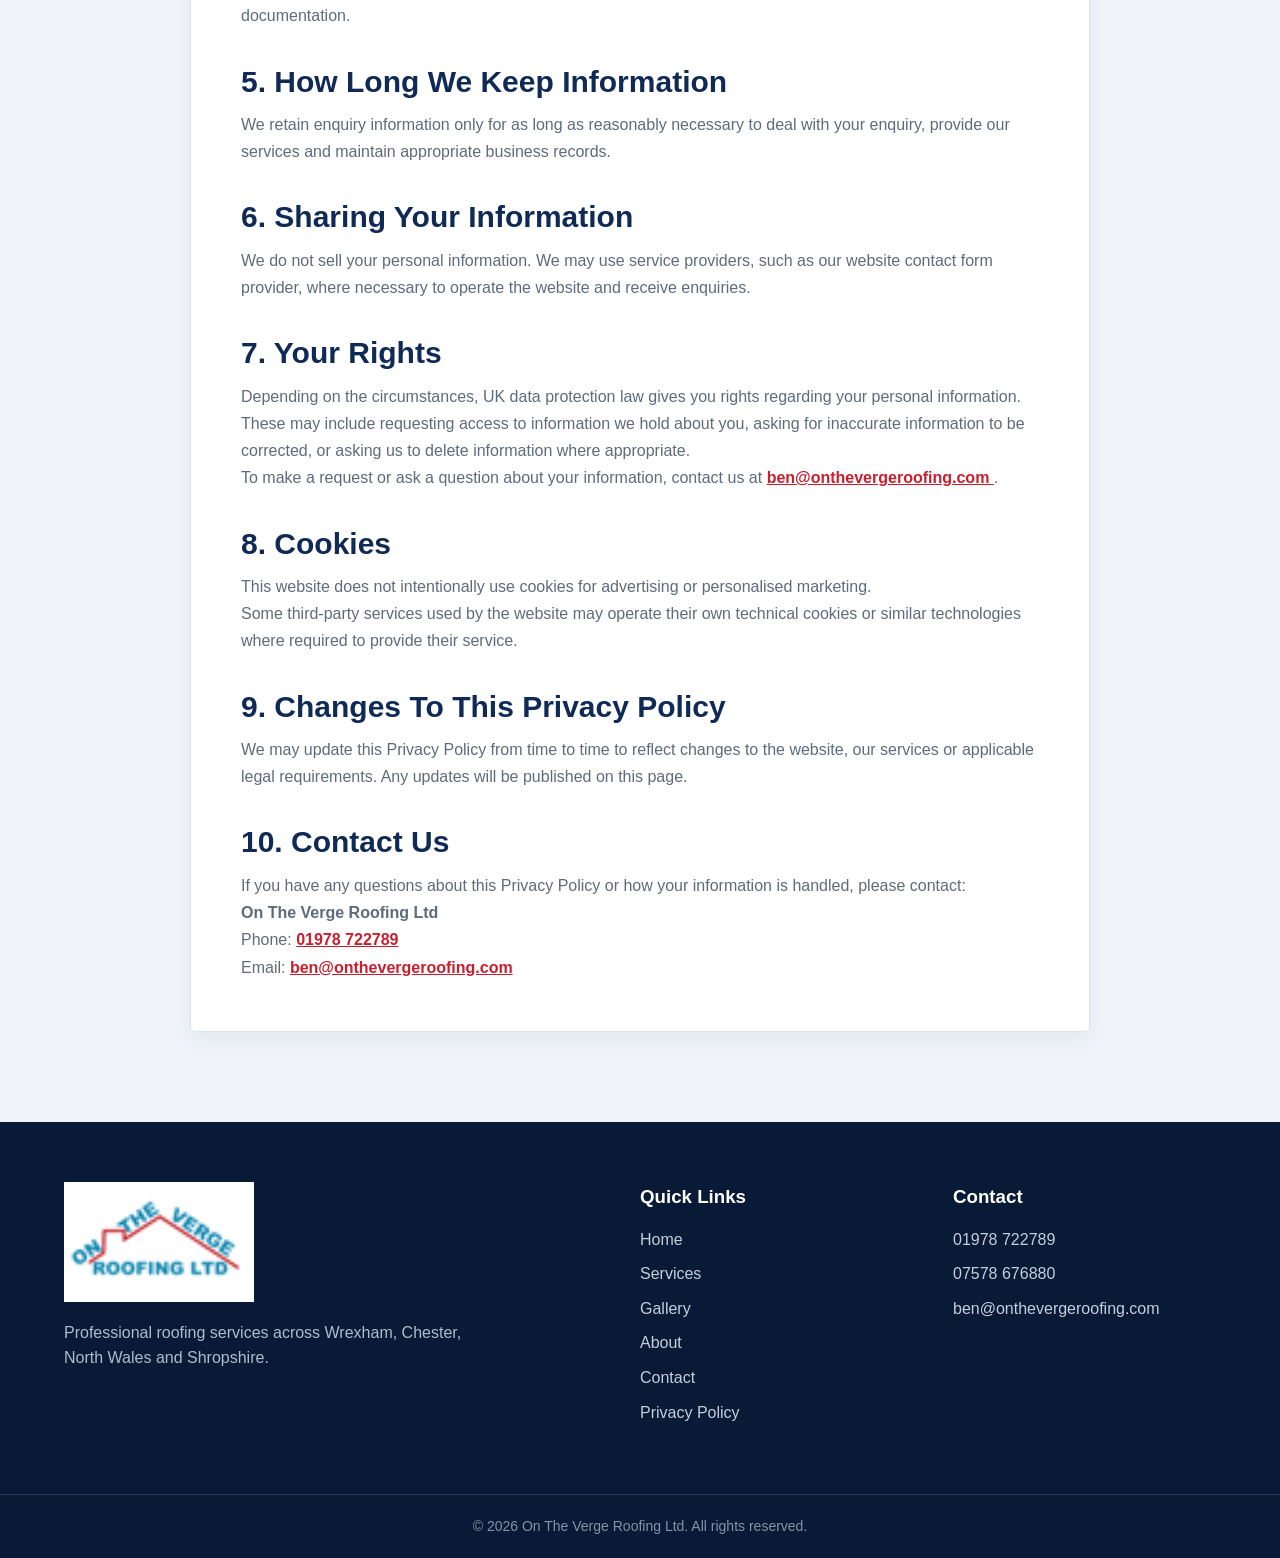
<file: privacy.html>
<!DOCTYPE html>
<html lang="en">
<head>
    <meta charset="UTF-8">
    <meta name="viewport" content="width=device-width, initial-scale=1.0">

    <title>Privacy Policy | On The Verge Roofing Ltd</title>

    <link rel="icon" type="image/png" href="images/logo.png">

    <meta
        name="description"
        content="Privacy Policy for On The Verge Roofing Ltd."
    >

    <meta
        property="og:title"
        content="Privacy Policy | On The Verge Roofing Ltd"
    >

    <meta
        property="og:description"
        content="Privacy Policy for On The Verge Roofing Ltd."
    >

    <meta
        property="og:url"
        content="https://www.onthevergeroofing.com/privacy.html"
    >

    <meta
        property="og:type"
        content="website"
    >

    <link rel="stylesheet" href="css/style.css">

    <style>
        .privacy-section {
            background: #f1f5fa;
        }

        .privacy-content {
            max-width: 900px;
            margin: 0 auto;
            background: #fff;
            padding: 50px;
            border: 1px solid #dce3ec;
            border-radius: 5px;
            box-shadow: 0 8px 25px rgba(16, 42, 86, 0.07);
        }

        .privacy-content h2 {
            color: #102a56;
            font-size: 30px;
            margin: 35px 0 12px;
        }

        .privacy-content h2:first-child {
            margin-top: 0;
        }

        .privacy-content h3 {
            color: #102a56;
            font-size: 21px;
            margin: 25px 0 8px;
        }

        .privacy-content p,
        .privacy-content li {
            color: #5f6b7a;
            font-size: 16px;
            line-height: 1.7;
        }

        .privacy-content ul {
            margin: 10px 0 20px 25px;
        }

        .privacy-content li {
            margin-bottom: 8px;
        }

        .privacy-content a {
            color: #c8202f;
            font-weight: 700;
        }

        .privacy-updated {
            color: #687386;
            font-size: 14px;
            margin-bottom: 30px;
        }

        @media (max-width: 700px) {
            .privacy-content {
                padding: 30px 22px;
            }

            .privacy-content h2 {
                font-size: 26px;
            }
        }
    </style>
</head>

<body>

<header>
    <div class="container header-inner">

        <a href="index.html" class="logo">
            <img
                src="images/logo.png"
                alt="On The Verge Roofing Ltd"
            >
        </a>

        <nav>
            <a href="index.html">Home</a>
            <a href="services.html">Services</a>
            <a href="gallery.html">Gallery</a>
            <a href="about.html">About</a>
            <a href="contact.html">Contact</a>
        </nav>

        <div class="header-contact">
            <span>Call us today</span>
            <a href="tel:01978722789">01978 722789</a>
        </div>

    </div>
</header>


<section class="page-hero">

    <div class="container">

        <div class="page-hero-content">

            <span class="hero-eyebrow">Your Privacy</span>

            <h1>
                Privacy
                <span>Policy</span>
            </h1>

            <p>
                How On The Verge Roofing Ltd collects and uses
                information submitted through this website.
            </p>

        </div>

    </div>

</section>


<section class="section privacy-section">

    <div class="container">

        <div class="privacy-content">

            <p class="privacy-updated">
                Last updated: September 2026
            </p>


            <h2>1. Who We Are</h2>

            <p>
                This website is operated by On The Verge Roofing Ltd.
                We provide roofing services across Wrexham, Chester,
                North Wales, Shropshire and surrounding areas.
            </p>

            <p>
                If you have any questions about this Privacy Policy,
                you can contact us at
                <a href="mailto:ben@onthevergeroofing.com">
                    ben@onthevergeroofing.com
                </a>.
            </p>


            <h2>2. Information We Collect</h2>

            <p>
                When you use the contact form on this website, we may
                collect information such as:
            </p>

            <ul>
                <li>Your name</li>
                <li>Your telephone number</li>
                <li>Your email address, if provided</li>
                <li>Information about the roofing work you require</li>
                <li>Any other information you choose to include in your message</li>
            </ul>


            <h2>3. How We Use Your Information</h2>

            <p>
                Information submitted through the contact form is used
                to respond to your enquiry, discuss your roofing
                requirements and provide quotations or information
                about our services.
            </p>

            <p>
                We do not collect information through the contact form
                for unrelated marketing purposes.
            </p>


            <h2>4. Contact Form Provider</h2>

            <p>
                Our website contact form is processed using Formspree.
                Information submitted through the form is transmitted
                to Formspree so that we can receive and respond to your
                enquiry.
            </p>

            <p>
                You can find more information about how Formspree
                handles submitted information in its own privacy
                documentation.
            </p>


            <h2>5. How Long We Keep Information</h2>

            <p>
                We retain enquiry information only for as long as
                reasonably necessary to deal with your enquiry,
                provide our services and maintain appropriate
                business records.
            </p>


            <h2>6. Sharing Your Information</h2>

            <p>
                We do not sell your personal information.
                We may use service providers, such as our website
                contact form provider, where necessary to operate
                the website and receive enquiries.
            </p>


            <h2>7. Your Rights</h2>

            <p>
                Depending on the circumstances, UK data protection
                law gives you rights regarding your personal
                information. These may include requesting access to
                information we hold about you, asking for inaccurate
                information to be corrected, or asking us to delete
                information where appropriate.
            </p>

            <p>
                To make a request or ask a question about your
                information, contact us at
                <a href="mailto:ben@onthevergeroofing.com">
                    ben@onthevergeroofing.com
                </a>.
            </p>


            <h2>8. Cookies</h2>

            <p>
                This website does not intentionally use cookies for
                advertising or personalised marketing.
            </p>

            <p>
                Some third-party services used by the website may
                operate their own technical cookies or similar
                technologies where required to provide their service.
            </p>


            <h2>9. Changes To This Privacy Policy</h2>

            <p>
                We may update this Privacy Policy from time to time
                to reflect changes to the website, our services or
                applicable legal requirements. Any updates will be
                published on this page.
            </p>


            <h2>10. Contact Us</h2>

            <p>
                If you have any questions about this Privacy Policy
                or how your information is handled, please contact:
            </p>

            <p>
                <strong>On The Verge Roofing Ltd</strong><br>
                Phone:
                <a href="tel:01978722789">
                    01978 722789
                </a><br>
                Email:
                <a href="mailto:ben@onthevergeroofing.com">
                    ben@onthevergeroofing.com
                </a>
            </p>

        </div>

    </div>

</section>


<footer>

    <div class="container footer-grid">

        <div class="footer-brand">

            <img
                src="images/logo.png"
                alt="On The Verge Roofing Ltd"
            >

            <p>
                Professional roofing services across Wrexham,
                Chester, North Wales and Shropshire.
            </p>

        </div>


        <div class="footer-links">

            <h3>Quick Links</h3>

            <a href="index.html">Home</a>
            <a href="services.html">Services</a>
            <a href="gallery.html">Gallery</a>
            <a href="about.html">About</a>
            <a href="contact.html">Contact</a>
            <a href="privacy.html">Privacy Policy</a>

        </div>


        <div class="footer-contact">

            <h3>Contact</h3>

            <a href="tel:01978722789">
                01978 722789
            </a>

            <a href="tel:07578676880">
                07578 676880
            </a>

            <a href="mailto:ben@onthevergeroofing.com">
                ben@onthevergeroofing.com
            </a>

        </div>

    </div>


    <div class="footer-bottom">

        <p>
            &copy; 2026 On The Verge Roofing Ltd. All rights reserved.
        </p>

    </div>

</footer>


<a href="tel:07578676880" class="sticky-call">
    Call On The Verge Roofing
</a>

</body>
</html>
</file>
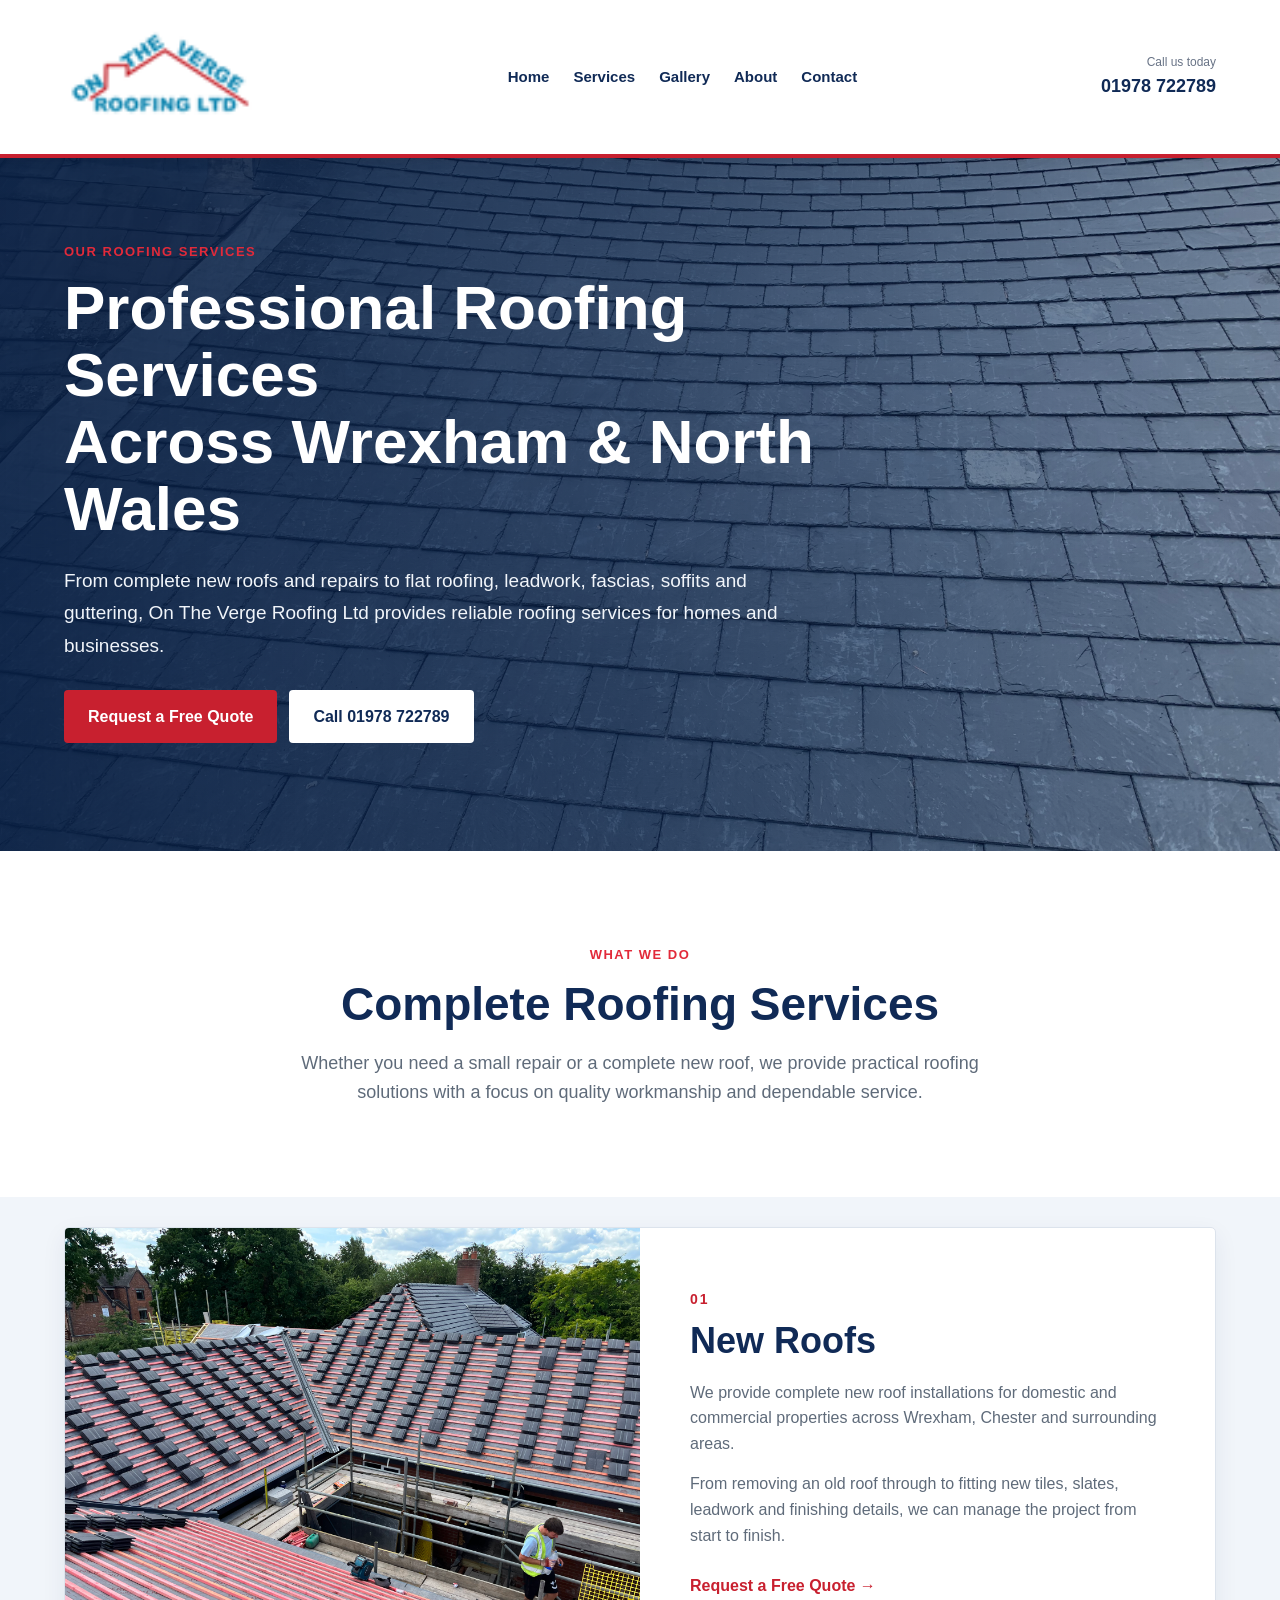
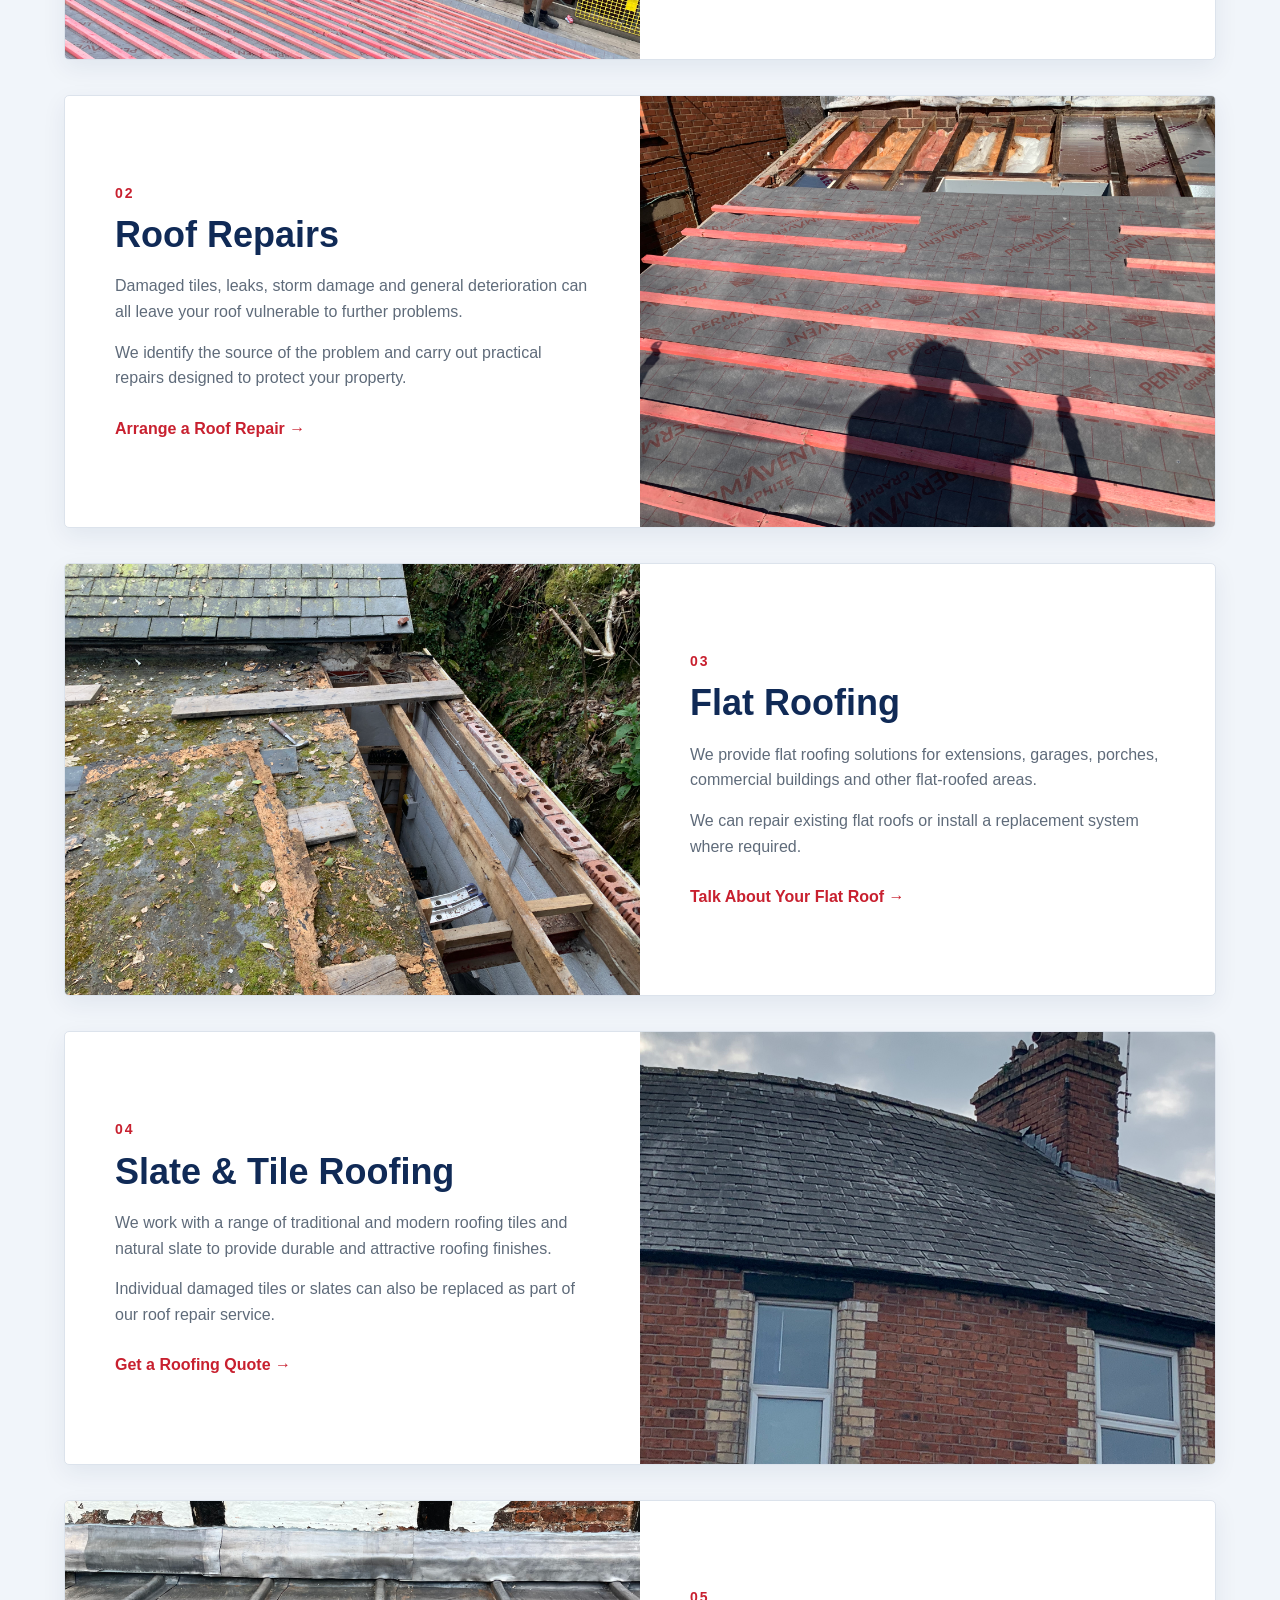
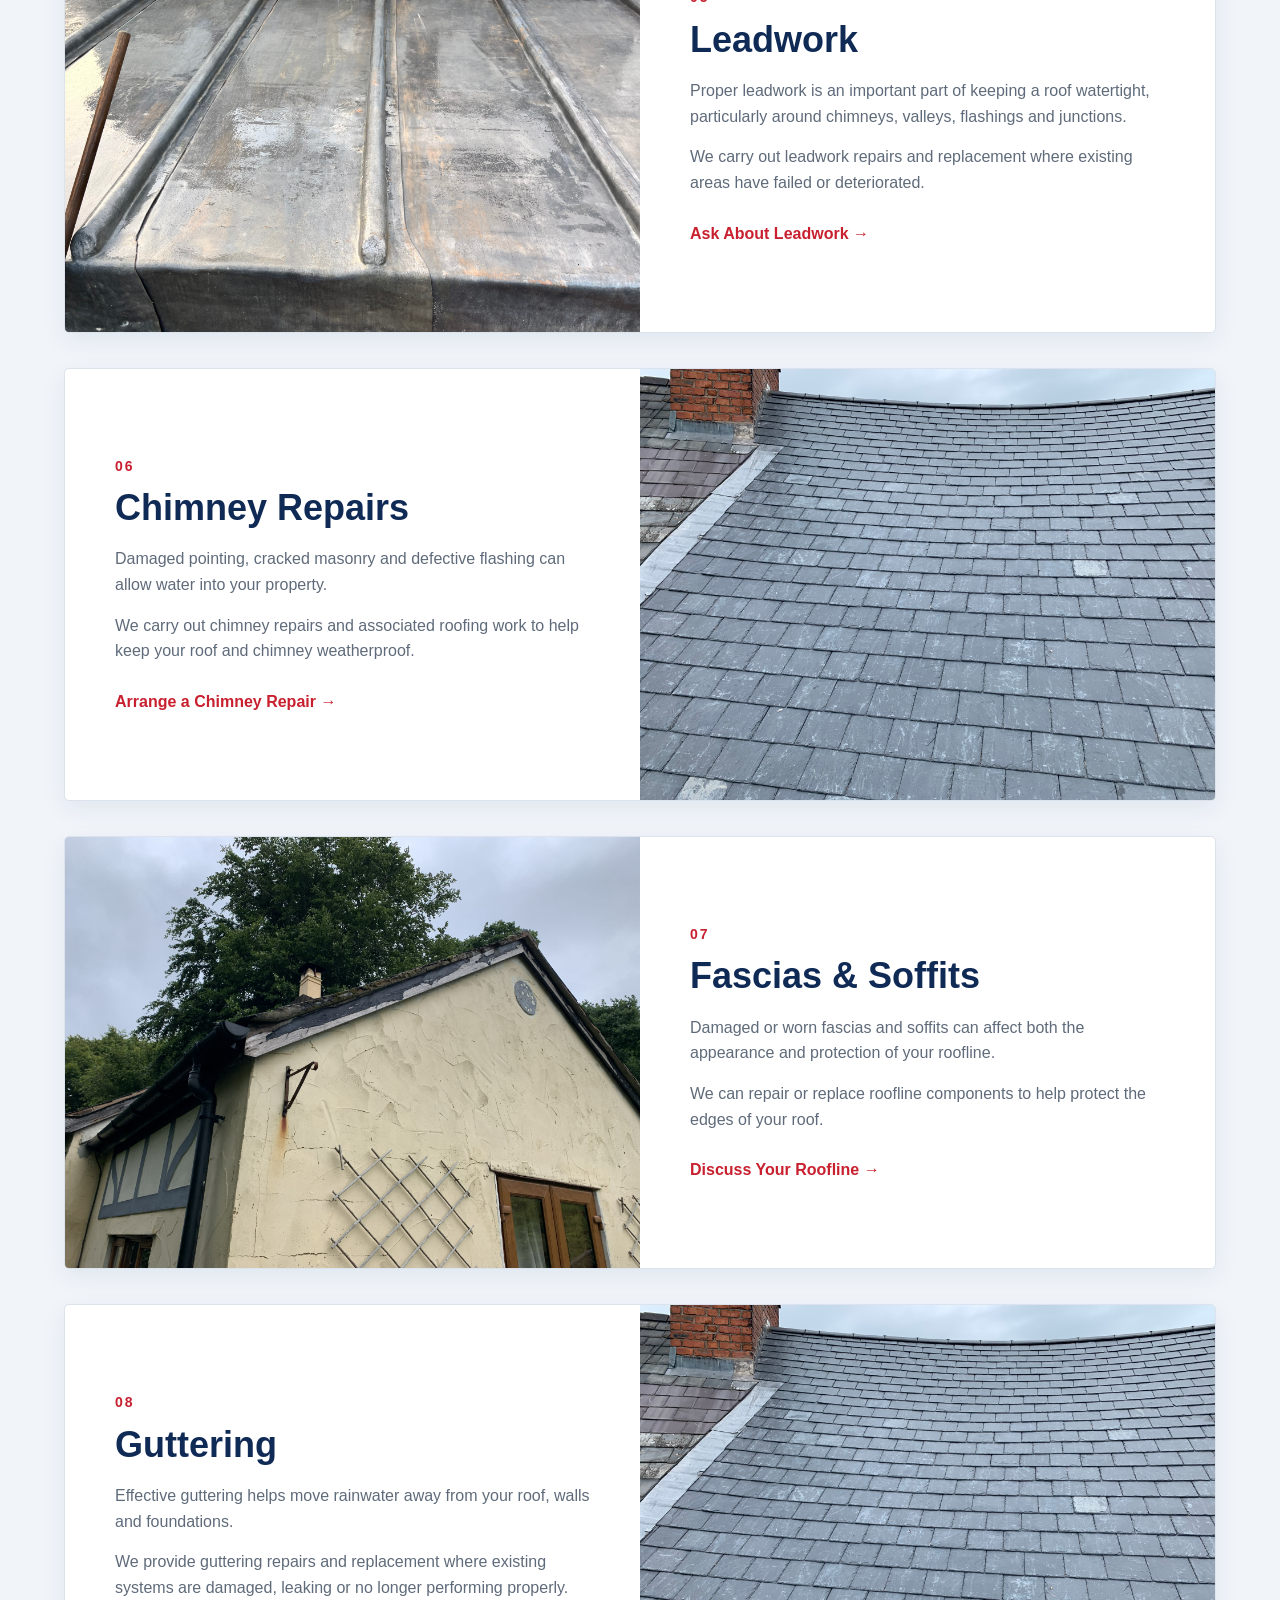
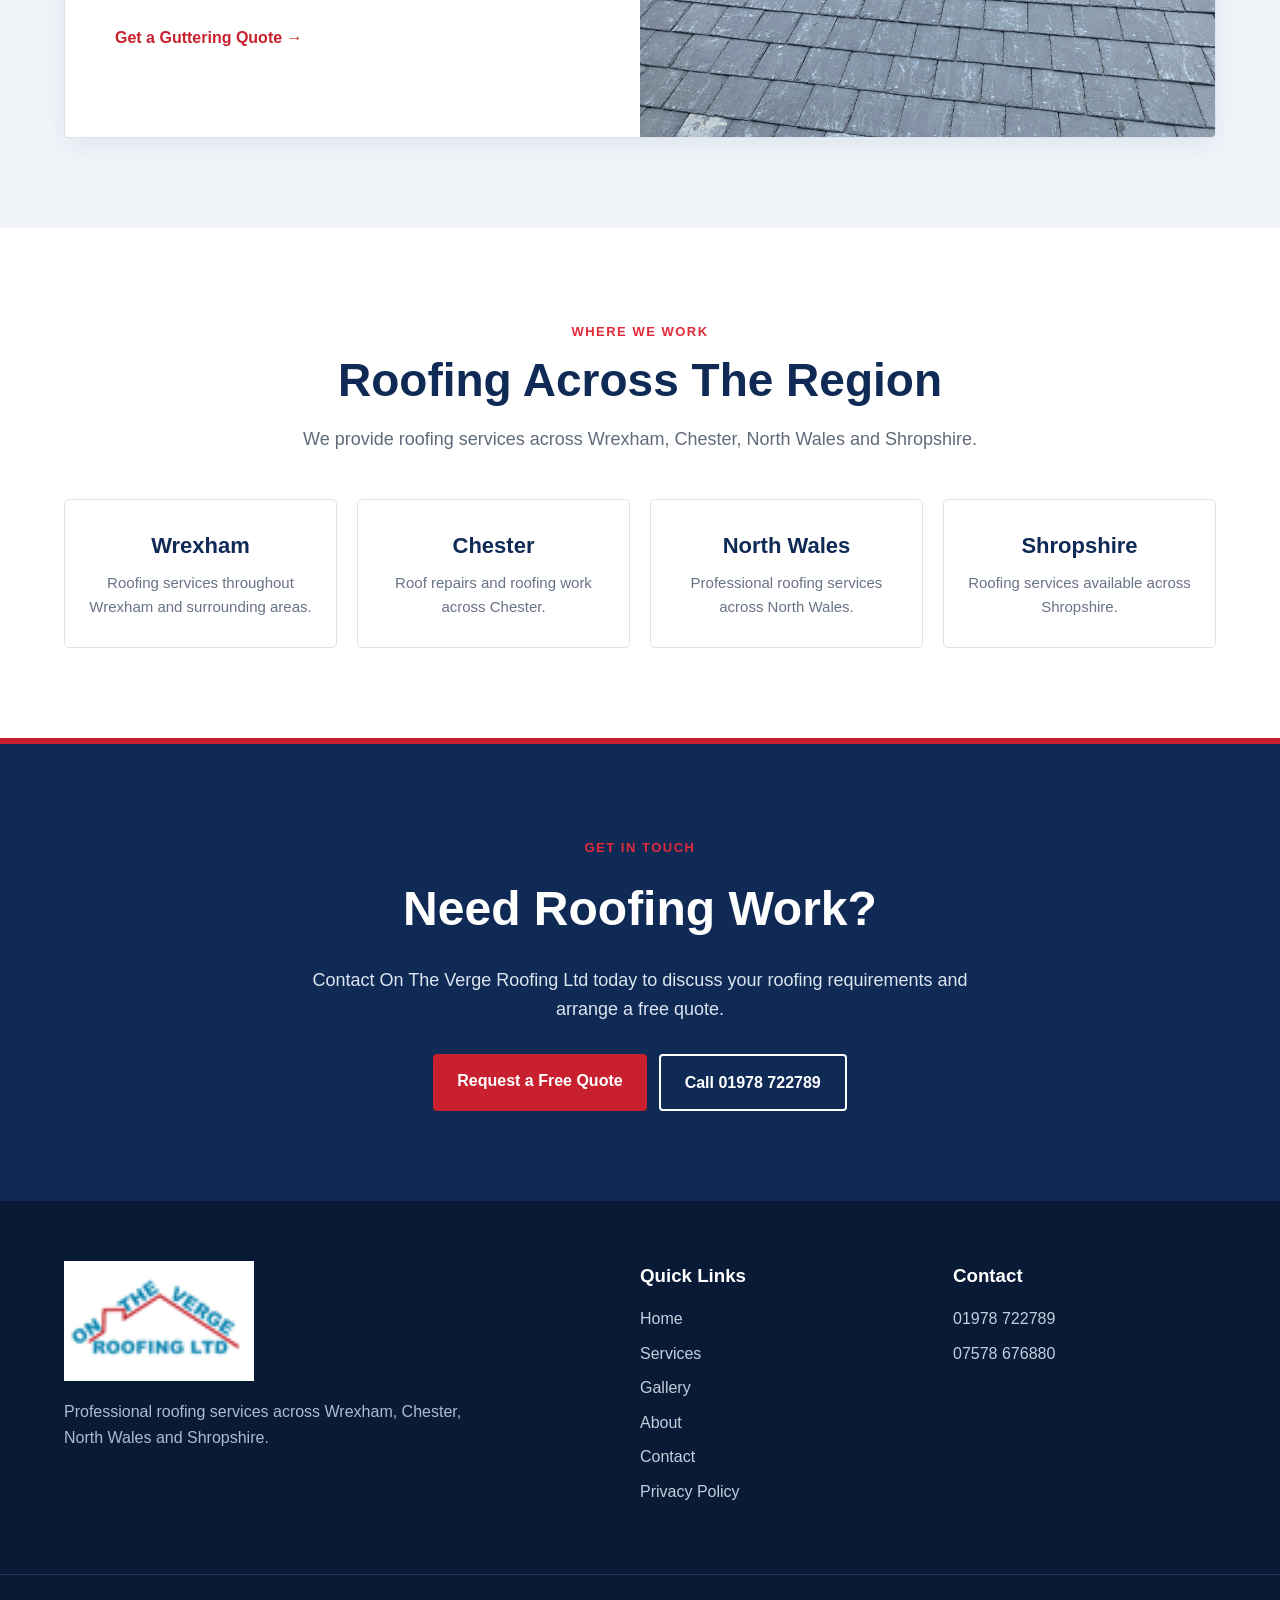
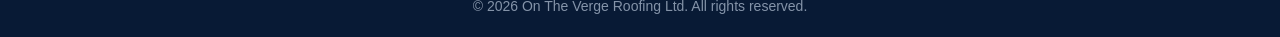
<file: services.html>
<!DOCTYPE html>
<html lang="en">
<head>

   <link rel="canonical" href="https://www.onthevergeroofing.com/services.html">
    <meta property="og:title" content="Roofing Services in Wrexham, Chester & North Wales | On The Verge Roofing">

<meta property="og:description" content="New roofs, roof repairs, flat roofing, slate and tile roofing, leadwork, chimney repairs, fascias, soffits and guttering across Wrexham, Chester, North Wales and Shropshire.">

<meta property="og:image" content="https://www.onthevergeroofing.com/images/hero.jpg">

<meta property="og:url" content="https://www.onthevergeroofing.com/services.html">

<meta property="og:type" content="website">
    <meta charset="UTF-8">
    <meta name="viewport" content="width=device-width, initial-scale=1.0">

    <title>Roofing Services Wrexham | On The Verge Roofing Ltd</title>

<link rel="icon" type="image/png" href="images/logo.png">
    
    <meta name="description" content="Professional roofing services across Wrexham, Chester, North Wales and Shropshire. New roofs, roof repairs, flat roofing, leadwork, fascias, soffits and guttering.">

    <link rel="stylesheet" href="css/style.css">
</head>

<body>

<header>
    <div class="container header-inner">

        <a href="index.html" class="logo">
            <img src="images/logo.png" alt="On The Verge Roofing Ltd">
        </a>

        <nav>
            <a href="index.html">Home</a>
            <a href="services.html" aria-current="page">Services</a>
            <a href="gallery.html">Gallery</a>
            <a href="about.html">About</a>
            <a href="contact.html">Contact</a>
        </nav>

        <div class="header-contact">
            <span>Call us today</span>
            <a href="tel:01978722789">01978 722789</a>
        </div>

    </div>
</header>


<section class="page-hero">
    <div class="container">
        <div class="page-hero-content">

            <span class="hero-eyebrow">Our Roofing Services</span>

            <h1>
                Professional Roofing Services
                <span>Across Wrexham & North Wales</span>
            </h1>

            <p>
                From complete new roofs and repairs to flat roofing,
                leadwork, fascias, soffits and guttering, On The Verge
                Roofing Ltd provides reliable roofing services for homes
                and businesses.
            </p>

            <div class="hero-buttons">
                <a href="contact.html" class="btn btn-primary">Request a Free Quote</a>
                <a href="tel:01978722789" class="btn btn-secondary">Call 01978 722789</a>
            </div>

        </div>
    </div>
</section>


<section class="section services-intro">
    <div class="container">

        <span class="section-label">What We Do</span>

        <h2>Complete Roofing Services</h2>

        <p class="section-intro">
            Whether you need a small repair or a complete new roof,
            we provide practical roofing solutions with a focus on
            quality workmanship and dependable service.
        </p>

    </div>
</section>


<section class="service-list-section">
    <div class="container">

        <div class="service-list-grid">


            <!-- NEW ROOFS -->
            <article class="service-detail">

                <div class="service-detail-image">
                    <img src="images/new-roof-1.jpg" alt="New roof installation">
                </div>

                <div class="service-detail-content">

                    <span class="service-number">01</span>

                    <h2>New Roofs</h2>

                    <p>
                        We provide complete new roof installations for
                        domestic and commercial properties across Wrexham,
                        Chester and surrounding areas.
                    </p>

                    <p>
                        From removing an old roof through to fitting new
                        tiles, slates, leadwork and finishing details,
                        we can manage the project from start to finish.
                    </p>

                    <a href="contact.html" class="text-link">Request a Free Quote →</a>

                </div>

            </article>


            <!-- ROOF REPAIRS -->
            <article class="service-detail service-detail-reverse">

                <div class="service-detail-image">
                   <img src="images/tile-2.jpg" alt="Roof repairs">
                </div>

                <div class="service-detail-content">

                    <span class="service-number">02</span>

                    <h2>Roof Repairs</h2>

                    <p>
                        Damaged tiles, leaks, storm damage and general
                        deterioration can all leave your roof vulnerable
                        to further problems.
                    </p>

                    <p>
                        We identify the source of the problem and carry
                        out practical repairs designed to protect your
                        property.
                    </p>

                    <a href="contact.html" class="text-link">Arrange a Roof Repair →</a>

                </div>

            </article>


            <!-- FLAT ROOFING -->
            <article class="service-detail">

                <div class="service-detail-image">
                   <img src="images/flat-roof-1.jpg" alt="Flat roofing">
                </div>

                <div class="service-detail-content">

                    <span class="service-number">03</span>

                    <h2>Flat Roofing</h2>

                    <p>
                        We provide flat roofing solutions for extensions,
                        garages, porches, commercial buildings and other
                        flat-roofed areas.
                    </p>

                    <p>
                        We can repair existing flat roofs or install a
                        replacement system where required.
                    </p>

                    <a href="contact.html" class="text-link">Talk About Your Flat Roof →</a>

                </div>

            </article>


            <!-- SLATE & TILE -->
            <article class="service-detail service-detail-reverse">

                <div class="service-detail-image">
                   <img src="images/slate-roof-1.jpg" alt="Slate and tile roofing">
                </div>

                <div class="service-detail-content">

                    <span class="service-number">04</span>

                    <h2>Slate & Tile Roofing</h2>

                    <p>
                        We work with a range of traditional and modern
                        roofing tiles and natural slate to provide durable
                        and attractive roofing finishes.
                    </p>

                    <p>
                        Individual damaged tiles or slates can also be
                        replaced as part of our roof repair service.
                    </p>

                    <a href="contact.html" class="text-link">Get a Roofing Quote →</a>

                </div>

            </article>


            <!-- LEADWORK -->
            <article class="service-detail">

                <div class="service-detail-image">
                   <img src="images/lead-work-1.jpg" alt="Leadwork">
                </div>

                <div class="service-detail-content">

                    <span class="service-number">05</span>

                    <h2>Leadwork</h2>

                    <p>
                        Proper leadwork is an important part of keeping
                        a roof watertight, particularly around chimneys,
                        valleys, flashings and junctions.
                    </p>

                    <p>
                        We carry out leadwork repairs and replacement
                        where existing areas have failed or deteriorated.
                    </p>

                    <a href="contact.html" class="text-link">Ask About Leadwork →</a>

                </div>

            </article>


            <!-- CHIMNEY REPAIRS -->
            <article class="service-detail service-detail-reverse">

                <div class="service-detail-image">
                    <img src="images/hero.jpg" alt="Chimney repair services">
                </div>

                <div class="service-detail-content">

                    <span class="service-number">06</span>

                    <h2>Chimney Repairs</h2>

                    <p>
                        Damaged pointing, cracked masonry and defective
                        flashing can allow water into your property.
                    </p>

                    <p>
                        We carry out chimney repairs and associated
                        roofing work to help keep your roof and chimney
                        weatherproof.
                    </p>

                    <a href="contact.html" class="text-link">Arrange a Chimney Repair →</a>

                </div>

            </article>


            <!-- FASCIAS & SOFFITS -->
            <article class="service-detail">

                <div class="service-detail-image">
                   <img src="images/fascia-1.jpg" alt="Fascias and soffits">
                </div>

                <div class="service-detail-content">

                    <span class="service-number">07</span>

                    <h2>Fascias & Soffits</h2>

                    <p>
                        Damaged or worn fascias and soffits can affect
                        both the appearance and protection of your roofline.
                    </p>

                    <p>
                        We can repair or replace roofline components to
                        help protect the edges of your roof.
                    </p>

                    <a href="contact.html" class="text-link">Discuss Your Roofline →</a>

                </div>

            </article>


            <!-- GUTTERING -->
            <article class="service-detail service-detail-reverse">

                <div class="service-detail-image">
                    <img src="images/hero.jpg" alt="Guttering installation and repairs">
                </div>

                <div class="service-detail-content">

                    <span class="service-number">08</span>

                    <h2>Guttering</h2>

                    <p>
                        Effective guttering helps move rainwater away
                        from your roof, walls and foundations.
                    </p>

                    <p>
                        We provide guttering repairs and replacement
                        where existing systems are damaged, leaking or
                        no longer performing properly.
                    </p>

                    <a href="contact.html" class="text-link">Get a Guttering Quote →</a>

                </div>

            </article>

        </div>

    </div>
</section>


<section class="areas section">
    <div class="container">

        <span class="section-label">Where We Work</span>

        <h2>Roofing Across The Region</h2>

        <p class="section-intro">
            We provide roofing services across Wrexham, Chester,
            North Wales and Shropshire.
        </p>

        <div class="area-grid">

            <div class="area-card">
                <h3>Wrexham</h3>
                <p>Roofing services throughout Wrexham and surrounding areas.</p>
            </div>

            <div class="area-card">
                <h3>Chester</h3>
                <p>Roof repairs and roofing work across Chester.</p>
            </div>

            <div class="area-card">
                <h3>North Wales</h3>
                <p>Professional roofing services across North Wales.</p>
            </div>

            <div class="area-card">
                <h3>Shropshire</h3>
                <p>Roofing services available across Shropshire.</p>
            </div>

        </div>

    </div>
</section>


<section class="cta-section">
    <div class="container">

        <span class="section-label">Get In Touch</span>

        <h2>Need Roofing Work?</h2>

        <p>
            Contact On The Verge Roofing Ltd today to discuss your
            roofing requirements and arrange a free quote.
        </p>

        <div class="cta-buttons">
            <a href="contact.html" class="btn btn-primary">Request a Free Quote</a>
            <a href="tel:01978722789" class="btn btn-outline">Call 01978 722789</a>
        </div>

    </div>
</section>


<footer>
    <div class="container footer-grid">

        <div class="footer-brand">

            <img src="images/logo.png" alt="On The Verge Roofing Ltd">

            <p>
                Professional roofing services across Wrexham,
                Chester, North Wales and Shropshire.
            </p>

        </div>


        <div class="footer-links">

            <h3>Quick Links</h3>

            <a href="index.html">Home</a>
            <a href="services.html">Services</a>
            <a href="gallery.html">Gallery</a>
            <a href="about.html">About</a>
            <a href="contact.html">Contact</a>
   <a href="privacy.html">Privacy Policy</a>
            
        </div>


        <div class="footer-contact">

            <h3>Contact</h3>

            <a href="tel:01978722789">01978 722789</a>
            <a href="tel:07578676880">07578 676880</a>

        </div>

    </div>

    <div class="footer-bottom">
        <p>&copy; 2026 On The Verge Roofing Ltd. All rights reserved.</p>
    </div>
</footer>


<a href="tel:07578676880" class="sticky-call">
    Call On The Verge Roofing
</a>


</body>
</html>
</file>
<file: css/style.css>
/* =========================================================
   ON THE VERGE ROOFING LTD
   Red / White / Blue Brand Styles
   ========================================================= */

* {
    margin: 0;
    padding: 0;
    box-sizing: border-box;
}

html {
    scroll-behavior: smooth;
}

body {
    font-family: Arial, Helvetica, sans-serif;
    background: #ffffff;
    color: #1b2638;
    line-height: 1.6;
}

img {
    max-width: 100%;
    display: block;
}

a {
    color: inherit;
}

.container {
    width: 90%;
    max-width: 1200px;
    margin: 0 auto;
}

/* =========================
   HEADER
   ========================= */

header {
    background: #ffffff;
    color: #102a56;
    padding: 14px 0;
    border-bottom: 4px solid #c8202f;
    position:sticky;
top:0;
    z-index: 100;
    box-shadow: 0 2px 10px rgba(0, 0, 0, 0.08);
}

.header-inner {
    display: flex;
    align-items: center;
    justify-content: space-between;
    gap: 30px;
}

.logo img {
    width: 200px;
    height: auto;
}

nav {
    display: flex;
    align-items: center;
    gap: 24px;
}

nav a {
    color: #102a56;
    text-decoration: none;
    font-weight: 700;
    font-size: 15px;
}

nav a:hover {
    color: #c8202f;
}

.header-contact {
    display: flex;
    flex-direction: column;
    align-items: flex-end;
}

.header-contact span {
    font-size: 12px;
    color: #687386;
}

.header-contact a {
    color: #102a56;
    text-decoration: none;
    font-size: 18px;
    font-weight: 800;
}

.header-contact a:hover {
    color: #c8202f;
}

/* =========================
   HERO
   ========================= */

.hero {
    min-height: 680px;
    background: url("../images/hero.jpg") center center / cover no-repeat;
    position: relative;
    display: flex;
    align-items: center;
}

.hero-overlay {
    width: 100%;
    min-height: 680px;
    display: flex;
    align-items: center;
    background: linear-gradient(
        90deg,
        rgba(8, 31, 67, 0.88),
        rgba(8, 31, 67, 0.68),
        rgba(8, 31, 67, 0.28)
    );
}

.hero-content {
    color: #ffffff;
    max-width: 850px;
    padding: 90px 0;
}

.hero-eyebrow,
.section-label {
    display: inline-block;
    color: #e22a3a;
    font-weight: 800;
    text-transform: uppercase;
    letter-spacing: 1.5px;
    font-size: 13px;
    margin-bottom: 12px;
}

.hero h1 {
    font-size: clamp(42px, 5vw, 68px);
    line-height: 1.08;
    margin-bottom: 22px;
    max-width: 900px;
}

.hero h1 span {
    display: block;
    color: #ffffff;
}

.hero p {
    max-width: 720px;
    font-size: 20px;
    line-height: 1.7;
    margin-bottom: 28px;
    color: #f1f5fa;
}

.hero-buttons,
.cta-buttons {
    display: flex;
    flex-wrap: wrap;
    gap: 12px;
    margin-bottom: 28px;
}

.btn {
    display: inline-block;
    padding: 14px 24px;
    border-radius: 4px;
    text-decoration: none;
    font-weight: 800;
    transition: 0.2s ease;
}

.btn-primary {
    background: #c8202f;
    color: #ffffff;
}

.btn-primary:hover {
    background: #a91926;
    transform: translateY(-2px);
}

.btn-secondary {
    background: #ffffff;
    color: #102a56;
}

.btn-secondary:hover {
    background: #e9eef5;
    transform: translateY(-2px);
}

.btn-outline {
    border: 2px solid #ffffff;
    color: #ffffff;
}

.btn-outline:hover {
    background: #ffffff;
    color: #102a56;
}

.hero-trust {
    display: flex;
    flex-wrap: wrap;
    gap: 20px;
    font-weight: 700;
    font-size: 14px;
}

.hero-trust span {
    color: #ffffff;
}

/* =========================
   TRUST BAR
   ========================= */

.trust-bar {
    background: #102a56;
    color: #ffffff;
    padding: 28px 0;
}

.trust-grid {
    display: grid;
    grid-template-columns: repeat(4, 1fr);
    gap: 20px;
}

.trust-item {
    text-align: center;
    border-right: 1px solid rgba(255,255,255,0.25);
    padding: 5px 15px;
}

.trust-item:last-child {
    border-right: none;
}

.trust-item strong {
    display: block;
    color: #e22a3a;
    font-size: 30px;
    line-height: 1.1;
    margin-bottom: 5px;
}

.trust-item span {
    font-size: 14px;
    font-weight: 700;
}

/* =========================
   GENERAL SECTIONS
   ========================= */

.section {
    padding: 90px 0;
}

.section h2 {
    font-size: clamp(32px, 4vw, 46px);
    line-height: 1.15;
    margin-bottom: 18px;
    color: #102a56;
}

.section-intro {
    max-width: 750px;
    margin: 0 auto 45px;
    color: #5f6b7a;
    font-size: 18px;
}

/* =========================
   SERVICES
   ========================= */

.services {
    text-align: center;
    background: #ffffff;
}

.service-grid {
    display: grid;
    grid-template-columns: repeat(4, 1fr);
    gap: 22px;
    text-align: left;
}

.service-card {
    display: block;
    padding: 30px 24px;
    background: #f4f7fb;
    border: 1px solid #dce3ec;
    border-top: 4px solid #102a56;
    border-radius: 5px;
    text-decoration: none;
    transition: 0.2s ease;
}

.service-card:hover {
    transform: translateY(-5px);
    border-top-color: #c8202f;
    box-shadow: 0 10px 25px rgba(16, 42, 86, 0.12);
}

.service-icon {
    font-size: 34px;
    margin-bottom: 16px;
}

.service-card h3 {
    font-size: 21px;
    margin-bottom: 10px;
    color: #102a56;
}

.service-card p {
    color: #626d7b;
    font-size: 15px;
}

.text-link {
    display: inline-block;
    margin-top: 35px;
    color: #c8202f;
    text-decoration: none;
    font-weight: 800;
}

.text-link:hover {
    color: #102a56;
}

/* =========================
   ABOUT
   ========================= */

.about-section {
    background: #f1f5fa;
}

.about-grid {
    display: grid;
    grid-template-columns: 1fr 1fr;
    gap: 60px;
    align-items: center;
}

.about-image img {
    width: 100%;
    height: 520px;
    object-fit: cover;
    border-radius: 5px;
    border: 6px solid #ffffff;
    box-shadow: 0 10px 30px rgba(16, 42, 86, 0.12);
}

.about-content p {
    color: #555f6e;
    margin-bottom: 18px;
    font-size: 17px;
}

.check-list {
    list-style: none;
    margin: 25px 0;
}

.check-list li {
    position: relative;
    padding-left: 28px;
    margin-bottom: 10px;
    font-weight: 700;
    color: #26354a;
}

.check-list li::before {
    content: "✓";
    position: absolute;
    left: 0;
    color: #c8202f;
    font-weight: 900;
}

/* =========================
   AREAS
   ========================= */

.areas {
    text-align: center;
    background: #ffffff;
}

.area-grid {
    display: grid;
    grid-template-columns: repeat(4, 1fr);
    gap: 20px;
    margin-top: 40px;
}

.area-card {
    padding: 28px 20px;
    border: 1px solid #dce3ec;
    border-radius: 5px;
    background: #ffffff;
}

.area-card h3 {
    margin-bottom: 8px;
    color: #102a56;
    font-size: 22px;
}

.area-card p {
    color: #687386;
    font-size: 15px;
}

/* =========================
   CTA
   ========================= */

.cta-section {
    padding: 90px 0;
    background: #102a56;
    color: #ffffff;
    text-align: center;
    border-top: 6px solid #c8202f;
}

.cta-section h2 {
    color: #ffffff;
    font-size: clamp(32px, 4vw, 48px);
    margin-bottom: 18px;
}

.cta-section p {
    max-width: 700px;
    margin: 0 auto 30px;
    color: #dce5f0;
    font-size: 18px;
}

.cta-buttons {
    justify-content: center;
    margin-bottom: 0;
}

/* =========================
   FOOTER
   ========================= */

footer {
    background: #081a35;
    color: #ffffff;
}

.footer-grid {
    display: grid;
    grid-template-columns: 2fr 1fr 1fr;
    gap: 50px;
    padding: 60px 0;
}

.footer-brand img {
    width: 190px;
    margin-bottom: 18px;
}

.footer-brand p {
    max-width: 400px;
    color: #aebbd0;
}

.footer-links,
.footer-contact {
    display: flex;
    flex-direction: column;
    align-items: flex-start;
}

.footer-links h3,
.footer-contact h3 {
    margin-bottom: 15px;
    color: #ffffff;
}

.footer-links a,
.footer-contact a {
    color: #c4cfde;
    text-decoration: none;
    margin-bottom: 9px;
}

.footer-links a:hover,
.footer-contact a:hover {
    color: #e22a3a;
}

.footer-bottom {
    border-top: 1px solid #233956;
    padding: 20px;
    text-align: center;
    color: #8493a8;
    font-size: 14px;
}

/* =========================
   STICKY CALL BUTTON
   ========================= */

.sticky-call {
    display: none;
    position: fixed;
    bottom: 15px;
    left: 15px;
    right: 15px;
    background: #c8202f;
    color: #ffffff;
    text-align: center;
    padding: 14px;
    border-radius: 5px;
    text-decoration: none;
    font-weight: 800;
    box-shadow: 0 5px 20px rgba(0,0,0,0.25);
    z-index: 9999;
}

.sticky-call:hover {
    background: #a91926;
}

/* =========================
   TABLET
   ========================= */

@media (max-width: 1000px) {

    .header-inner {
        flex-wrap: wrap;
    }

    nav {
        order: 3;
        width: 100%;
        justify-content: center;
        padding-top: 10px;
    }

    .service-grid {
        grid-template-columns: repeat(2, 1fr);
    }

    .area-grid {
        grid-template-columns: repeat(2, 1fr);
    }

    .about-grid {
        gap: 35px;
    }
}

/* =========================
   MOBILE
   ========================= */

@media (max-width: 700px) {

    .container {
        width: 92%;
    }

    header {
        padding: 12px 0;
    }

    .header-inner {
        justify-content: center;
        gap: 12px;
    }

    .logo img {
        width: 160px;
    }

    .header-contact {
        display: none;
    }

    nav {
        gap: 12px;
        overflow-x: auto;
        justify-content: flex-start;
        padding-bottom: 5px;
    }

    nav a {
        font-size: 13px;
        white-space: nowrap;
    }

    .hero {
        min-height: 620px;
    }

    .hero-overlay {
        min-height: 620px;
    }

    .hero-content {
        padding: 70px 0 100px;
    }

    .hero h1 {
        font-size: 38px;
    }

    .hero p {
        font-size: 17px;
    }

    .hero-buttons {
        flex-direction: column;
    }

    .hero-buttons .btn {
        text-align: center;
        width: 100%;
    }

    .hero-trust {
        flex-direction: column;
        gap: 8px;
    }

    .trust-grid {
        grid-template-columns: repeat(2, 1fr);
        gap: 15px;
    }

    .trust-item {
        border-right: none;
        border-bottom: 1px solid rgba(255,255,255,0.25);
        padding-bottom: 15px;
    }

    .trust-item:nth-last-child(-n+2) {
        border-bottom: none;
    }

    .section {
        padding: 65px 0;
    }

    .service-grid {
        grid-template-columns: 1fr;
    }

    .about-grid {
        grid-template-columns: 1fr;
    }

    .about-image img {
        height: 350px;
    }

    .area-grid {
        grid-template-columns: 1fr;
    }

    .footer-grid {
        grid-template-columns: 1fr;
        gap: 35px;
        padding: 45px 0;
    }

    .sticky-call {
        display: block;
    }
}

/* =========================
   SMALL MOBILE
   ========================= */

@media (max-width: 420px) {

    .hero h1 {
        font-size: 33px;
    }

    .hero-eyebrow,
    .section-label {
        font-size: 11px;
    }

    .trust-item strong {
        font-size: 25px;
    }
}
/* =========================
   SERVICES PAGE
   ========================= */

.page-hero {
    min-height: 500px;
    background:
        linear-gradient(
            90deg,
            rgba(8, 31, 67, 0.92),
            rgba(8, 31, 67, 0.72),
            rgba(8, 31, 67, 0.35)
        ),
        url("../images/hero.jpg") center center / cover no-repeat;
    display: flex;
    align-items: center;
}

.page-hero-content {
    color: #ffffff;
    padding: 80px 0;
    max-width: 850px;
}

.page-hero h1 {
    font-size: clamp(40px, 5vw, 62px);
    line-height: 1.08;
    margin-bottom: 22px;
}

.page-hero h1 span {
    display: block;
}

.page-hero p {
    max-width: 720px;
    font-size: 19px;
    line-height: 1.7;
    color: #f1f5fa;
    margin-bottom: 28px;
}

.services-intro {
    text-align: center;
    padding-bottom: 45px;
}

.service-list-section {
    background: #f1f5fa;
    padding: 30px 0 90px;
}

.service-list-grid {
    display: flex;
    flex-direction: column;
    gap: 35px;
}

.service-detail {
    display: grid;
    grid-template-columns: 1fr 1fr;
    background: #ffffff;
    border: 1px solid #dce3ec;
    border-radius: 5px;
    overflow: hidden;
    box-shadow: 0 8px 25px rgba(16, 42, 86, 0.07);
}

.service-detail-reverse .service-detail-image {
    order: 2;
}

.service-detail-reverse .service-detail-content {
    order: 1;
}

.service-detail-image {
    min-height: 400px;
}

.service-detail-image img {
    width: 100%;
    height: 100%;
    min-height: 400px;
    object-fit: cover;
}

.service-detail-content {
    padding: 50px;
    display: flex;
    flex-direction: column;
    justify-content: center;
}

.service-number {
    display: inline-block;
    color: #c8202f;
    font-size: 14px;
    font-weight: 900;
    letter-spacing: 2px;
    margin-bottom: 10px;
}

.service-detail-content h2 {
    color: #102a56;
    font-size: 36px;
    line-height: 1.15;
    margin-bottom: 18px;
}

.service-detail-content p {
    color: #5f6b7a;
    font-size: 16px;
    margin-bottom: 15px;
}

.service-detail-content .text-link {
    margin-top: 10px;
}


/* =========================
   SERVICES PAGE MOBILE
   ========================= */

@media (max-width: 700px) {

    .page-hero {
        min-height: 540px;
    }

    .page-hero-content {
        padding: 70px 0 90px;
    }

    .page-hero h1 {
        font-size: 38px;
    }

    .page-hero p {
        font-size: 17px;
    }

    .page-hero .hero-buttons {
        flex-direction: column;
    }

    .page-hero .hero-buttons .btn {
        width: 100%;
        text-align: center;
    }

    .service-detail {
        grid-template-columns: 1fr;
    }

    .service-detail-reverse .service-detail-image {
        order: 1;
    }

    .service-detail-reverse .service-detail-content {
        order: 2;
    }

    .service-detail-image,
    .service-detail-image img {
        min-height: 260px;
        height: 260px;
    }

    .service-detail-content {
        padding: 32px 25px;
    }

    .service-detail-content h2 {
        font-size: 30px;
    }
}
/* =========================
   GALLERY PAGE
   ========================= */

.gallery-intro {
    text-align: center;
    padding-bottom: 45px;
}

.gallery-section {
    background: #f1f5fa;
    padding: 30px 0 90px;
}
.gallery-grid {
    display: grid !important;
    grid-template-columns: repeat(2, minmax(0, 1fr)) !important;
    gap: 30px;
}

@media (max-width: 700px) {
    .gallery-grid {
        grid-template-columns: 1fr;
    }
}
.gallery-card {
    background: #ffffff;
    border: 1px solid #dce3ec;
    border-radius: 5px;
    overflow: hidden;
    box-shadow: 0 8px 25px rgba(16, 42, 86, 0.07);
    transition: 0.2s ease;
}

.gallery-card:hover {
    transform: translateY(-5px);
    box-shadow: 0 12px 30px rgba(16, 42, 86, 0.13);
}

.gallery-card img {
    width: 100%;
    height: 320px;
    object-fit: cover;
}

.gallery-card-content {
    padding: 25px;
}

.gallery-card-content span {
    display: inline-block;
    color: #c8202f;
    font-size: 13px;
    font-weight: 900;
    text-transform: uppercase;
    letter-spacing: 1.5px;
    margin-bottom: 8px;
}

.gallery-card-content h3 {
    color: #102a56;
    font-size: 25px;
    line-height: 1.2;
    margin-bottom: 10px;
}

.gallery-card-content p {
    color: #626d7b;
    font-size: 15px;
}


/* =========================
   GALLERY PAGE MOBILE
   ========================= */

@media (max-width: 700px) {

    .gallery-section {
        padding: 20px 0 65px;
    }

    .gallery-grid {
        grid-template-columns: 1fr;
        gap: 25px;
    }

    .gallery-card img {
        height: 260px;
    }

    .gallery-card-content {
        padding: 22px;
    }

    .gallery-card-content h3 {
        font-size: 23px;
    }

}
/* =========================
   ABOUT PAGE
   ========================= */

.about-main {
    background: #ffffff;
}

.about-main-grid {
    display: grid;
    grid-template-columns: 1fr 1fr;
    gap: 60px;
    align-items: center;
}

.about-main-image img {
    width: 100%;
    height: 540px;
    object-fit: cover;
    border-radius: 5px;
    border: 6px solid #ffffff;
    box-shadow: 0 10px 30px rgba(16, 42, 86, 0.12);
}

.about-main-content h2 {
    color: #102a56;
    font-size: clamp(32px, 4vw, 46px);
    line-height: 1.15;
    margin-bottom: 22px;
}

.about-main-content p {
    color: #555f6e;
    font-size: 17px;
    margin-bottom: 18px;
}

.about-main-content .btn {
    margin-top: 10px;
}


/* VALUES */

.about-values {
    background: #f1f5fa;
    text-align: center;
}

.section-heading-center {
    max-width: 800px;
    margin: 0 auto;
}

.values-grid {
    display: grid;
    grid-template-columns: repeat(4, 1fr);
    gap: 22px;
    margin-top: 45px;
}

.value-card {
    background: #ffffff;
    border: 1px solid #dce3ec;
    border-top: 4px solid #102a56;
    border-radius: 5px;
    padding: 32px 24px;
    text-align: left;
    transition: 0.2s ease;
}

.value-card:hover {
    transform: translateY(-5px);
    border-top-color: #c8202f;
    box-shadow: 0 10px 25px rgba(16, 42, 86, 0.12);
}

.value-icon {
    color: #c8202f;
    font-size: 28px;
    font-weight: 900;
    margin-bottom: 18px;
}

.value-card h3 {
    color: #102a56;
    font-size: 21px;
    margin-bottom: 10px;
}

.value-card p {
    color: #626d7b;
    font-size: 15px;
}


/* PROMISE */

.about-promise {
    padding: 90px 0;
    background: #102a56;
    color: #ffffff;
}

.about-promise-content {
    max-width: 800px;
}

.about-promise h2 {
    color: #ffffff;
    font-size: clamp(32px, 4vw, 48px);
    line-height: 1.15;
    margin-bottom: 22px;
}

.about-promise p {
    color: #dce5f0;
    font-size: 18px;
    line-height: 1.7;
    margin-bottom: 15px;
}

.about-promise .hero-buttons {
    margin-top: 30px;
    margin-bottom: 0;
}


/* ABOUT PAGE MOBILE */

@media (max-width: 1000px) {

    .about-main-grid {
        gap: 35px;
    }

    .values-grid {
        grid-template-columns: repeat(2, 1fr);
    }

}


@media (max-width: 700px) {

    .about-main {
        padding: 65px 0;
    }

    .about-main-grid {
        grid-template-columns: 1fr;
    }

    .about-main-image img {
        height: 350px;
    }

    .values-grid {
        grid-template-columns: 1fr;
    }

    .value-card {
        text-align: center;
    }

    .about-promise {
        padding: 65px 0;
    }

    .about-promise .hero-buttons {
        flex-direction: column;
    }

    .about-promise .hero-buttons .btn {
        width: 100%;
        text-align: center;
    }

}
.page-hero h1 span {
    display: block;
}
/* =========================
   CONTACT PAGE
   ========================= */

.contact-section {
    background: #f1f5fa;
}

.contact-grid {
    display: grid;
    grid-template-columns: 0.9fr 1.1fr;
    gap: 50px;
    align-items: start;
}

.contact-information {
    padding: 25px 0;
}

.contact-information h2 {
    color: #102a56;
    font-size: clamp(32px, 4vw, 46px);
    line-height: 1.15;
    margin-bottom: 20px;
}

.contact-information > p {
    color: #5f6b7a;
    font-size: 17px;
    margin-bottom: 30px;
}

.contact-detail {
    padding: 20px 0;
    border-top: 1px solid #dce3ec;
}

.contact-detail-label {
    display: block;
    color: #c8202f;
    font-size: 13px;
    font-weight: 900;
    text-transform: uppercase;
    letter-spacing: 1.5px;
    margin-bottom: 6px;
}

.contact-detail a {
    color: #102a56;
    text-decoration: none;
    font-size: 20px;
    font-weight: 800;
}

.contact-detail a:hover {
    color: #c8202f;
}

.contact-detail p {
    color: #5f6b7a;
    font-size: 16px;
}

.contact-form-wrapper {
    background: #ffffff;
    border: 1px solid #dce3ec;
    border-top: 5px solid #102a56;
    border-radius: 5px;
    padding: 40px;
    box-shadow: 0 8px 25px rgba(16, 42, 86, 0.08);
}

.contact-form-wrapper h2 {
    color: #102a56;
    font-size: 32px;
    margin-bottom: 8px;
}

.contact-form-wrapper > p {
    color: #687386;
    margin-bottom: 25px;
}

.contact-form {
    display: flex;
    flex-direction: column;
    gap: 18px;
}

.form-group {
    display: flex;
    flex-direction: column;
}

.form-group label {
    color: #26354a;
    font-weight: 700;
    margin-bottom: 7px;
    font-size: 14px;
}

.form-group input,
.form-group select,
.form-group textarea {
    width: 100%;
    padding: 13px 14px;
    border: 1px solid #cbd5e1;
    border-radius: 4px;
    background: #ffffff;
    color: #1b2638;
    font-family: inherit;
    font-size: 15px;
}

.form-group input:focus,
.form-group select:focus,
.form-group textarea:focus {
    outline: none;
    border-color: #102a56;
    box-shadow: 0 0 0 2px rgba(16, 42, 86, 0.08);
}

.form-group textarea {
    resize: vertical;
    min-height: 150px;
}

.contact-form .btn {
    border: none;
    cursor: pointer;
    font-family: inherit;
    font-size: 15px;
    align-self: flex-start;
}


/* =========================
   CONTACT PAGE MOBILE
   ========================= */

@media (max-width: 900px) {

    .contact-grid {
        grid-template-columns: 1fr;
    }

    .contact-form-wrapper {
        padding: 32px 25px;
    }

}

@media (max-width: 700px) {

    .contact-section {
        padding: 65px 0;
    }

    .contact-information {
        padding: 0;
    }

    .contact-form-wrapper {
        padding: 28px 20px;
    }

    .contact-form .btn {
        width: 100%;
        text-align: center;
    }

}
</file>
